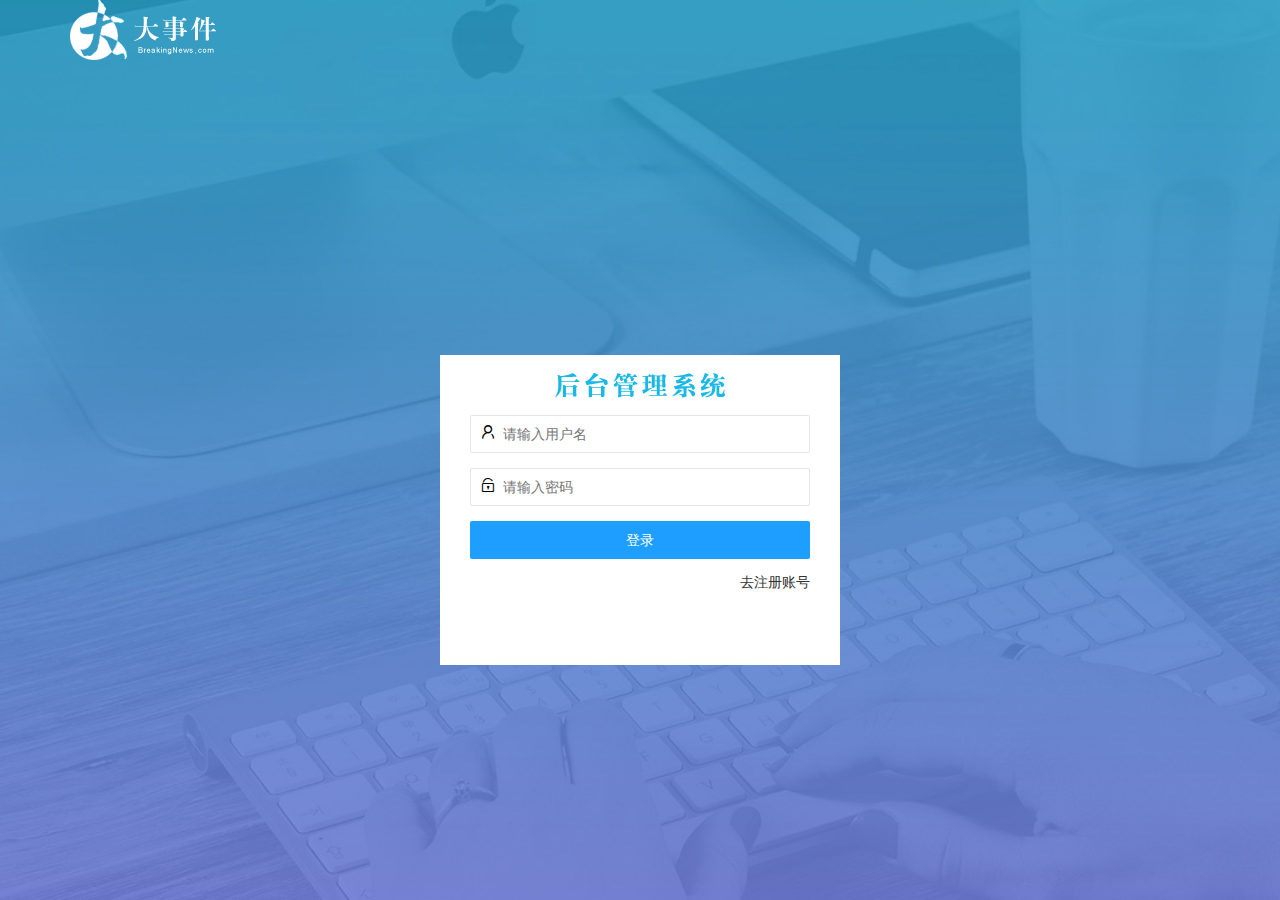
<file: login.html>
<!DOCTYPE html>
<html lang="en">
<head>
    <meta charset="UTF-8">
    <meta http-equiv="X-UA-Compatible" content="IE=edge">
    <meta name="viewport" content="width=device-width, initial-scale=1.0">
    <title>login</title>
    <link rel="stylesheet" href="/assets/lib/layui/css/layui.css">
    <link rel="stylesheet" href="/assets/css/login.css">
</head>
<body>
    <!-- 这是头部的logo区 -->
    <div class="layui-main">
        <img src="/assets/images/logo.png">
    </div>
    <!-- 登录注册 -->
    <div class="loginAndRegBox">
        <div class="title-box"></div>
        <!-- 登录的div -->
        <div class="login-box">
            <!-- 这点登录的表单 -->
            <form class="layui-form" id="form_login">
                <!-- 用户名 -->
                <div class="layui-form-item">
                    <i class="layui-icon layui-icon-username"></i>   
                    <input type="text" name="username" required  lay-verify="required" placeholder="请输入用户名" autocomplete="off" class="layui-input">
                </div>
                <!-- 密码 -->
                <div class="layui-form-item">
                    <i class="layui-icon layui-icon-password"></i>   
                    <input type="password" name="password" required  lay-verify="required|pwd" placeholder="请输入密码" autocomplete="off" class="layui-input">
                </div>
                <!-- 登录按钮 -->
                <div class="layui-form-item">
                    <button class="layui-btn layui-btn-fluid layui-btn-normal"" lay-submit >登录</button>
                </div>
                <div class="layui-form-item links">
                    <a href="javascript:;" id="link_reg">去注册账号</a> 
                </div>
            </form>
           
            
        </div>
        <!-- 注册的div -->
        <div class="reg-box">
            <!-- 注册表单 -->
            <form class="layui-form"  id="form_reg">
                <!-- 用户名 -->
                <div class="layui-form-item">
                    <i class="layui-icon layui-icon-username"></i>   
                    <input type="text" name="username" required  lay-verify="required" placeholder="请输入用户名" autocomplete="off" class="layui-input">
                </div>
                <!-- 密码 -->
                <div class="layui-form-item">
                    <i class="layui-icon layui-icon-password"></i>   
                    <input type="password" name="password" required  lay-verify="required|pwd" placeholder="请输入密码" autocomplete="off" class="layui-input">
                </div>
                <!-- 密码确认 -->
                <div class="layui-form-item">
                    <i class="layui-icon layui-icon-password"></i>   
                    <input type="password" name="repassword" required  lay-verify="require|pwd|repwd" placeholder="再次确认密码" autocomplete="off" class="layui-input">
                </div>
                <!-- 注册按钮 -->
                <div class="layui-form-item">
                    <button class="layui-btn layui-btn-fluid layui-btn-normal"" lay-submit >注册</button>
                </div>
                <div class="layui-form-item links">
                    <a href="javascript:;" id="link_login">去登录</a>
                </div>
            </form>
           
            
        </div>
    </div>


    <!-- 导入layui的js文件 -->
    <script src="/assets/lib/layui/layui.all.js"></script>
    <!-- 导入jquery -->
    <script src="/assets/lib/jquery.js"></script>
    <!-- 导入自己封装的baseAPI -->
    <script src="/assets/js/baseAPI.js"></script>
    <!-- 导入自己的js -->
    <script src="/assets/js/login.js"></script>
</body>
</html>
</file>
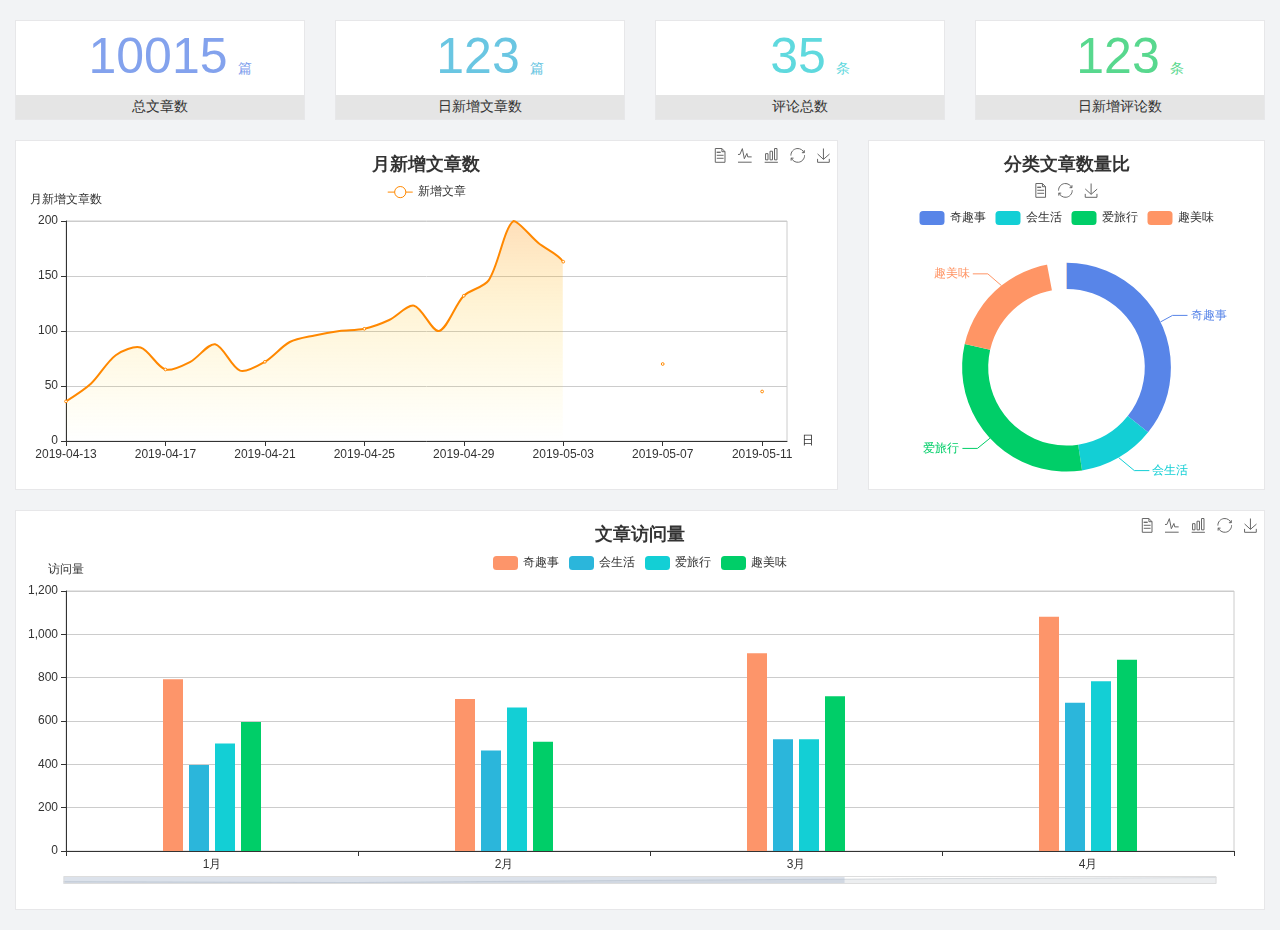
<file: home/dashboard.html>
<!DOCTYPE html>
<html lang="en">

<head>
  <meta charset="UTF-8">
  <meta name="viewport" content="width=device-width, initial-scale=1.0">
  <meta http-equiv="X-UA-Compatible" content="ie=edge">
  <title>图表统计</title>
  <link rel="stylesheet" href="../../assets/lib/bootstrap.css" />
  <link rel="stylesheet" href="../../assets/lib/main.css" />
  <script src="../../assets/lib/jquery.js"></script>
  <script type="text/javascript" src="../../assets/lib/echarts.min.js"></script>
</head>

<body>
  <div class="container-fluid">
    <div class="row spannel_list">
      <div class="col-sm-3 col-xs-6">
        <div class="spannel">
          <em>10015</em><span>篇</span>
          <b>总文章数</b>
        </div>
      </div>
      <div class="col-sm-3 col-xs-6">
        <div class="spannel scolor01">
          <em>123</em><span>篇</span>
          <b>日新增文章数</b>
        </div>
      </div>
      <div class="col-sm-3 col-xs-6">
        <div class="spannel scolor02">
          <em>35</em><span>条</span>
          <b>评论总数</b>
        </div>
      </div>
      <div class="col-sm-3 col-xs-6">
        <div class="spannel scolor03">
          <em>123</em><span>条</span>
          <b>日新增评论数</b>
        </div>
      </div>
    </div>
  </div>

  <div class="container-fluid">
    <div class="row curve-pie">
      <div class="col-lg-8 col-md-8">
        <div class="gragh_pannel" id="curve_show"></div>
      </div>
      <div class="col-lg-4 col-md-4">
        <div class="gragh_pannel" id="pie_show"></div>
      </div>
    </div>
  </div>

  <div class="container-fluid">
    <div class="column_pannel" id="column_show"></div>
  </div>

  <script>
    var oChart = echarts.init(document.getElementById('curve_show'));
    var aList_all = [
      { 'count': 36, 'date': '2019-04-13' },
      { 'count': 52, 'date': '2019-04-14' },
      { 'count': 78, 'date': '2019-04-15' },
      { 'count': 85, 'date': '2019-04-16' },
      { 'count': 65, 'date': '2019-04-17' },
      { 'count': 72, 'date': '2019-04-18' },
      { 'count': 88, 'date': '2019-04-19' },
      { 'count': 64, 'date': '2019-04-20' },
      { 'count': 72, 'date': '2019-04-21' },
      { 'count': 90, 'date': '2019-04-22' },
      { 'count': 96, 'date': '2019-04-23' },
      { 'count': 100, 'date': '2019-04-24' },
      { 'count': 102, 'date': '2019-04-25' },
      { 'count': 110, 'date': '2019-04-26' },
      { 'count': 123, 'date': '2019-04-27' },
      { 'count': 100, 'date': '2019-04-28' },
      { 'count': 132, 'date': '2019-04-29' },
      { 'count': 146, 'date': '2019-04-30' },
      { 'count': 200, 'date': '2019-05-01' },
      { 'count': 180, 'date': '2019-05-02' },
      { 'count': 163, 'date': '2019-05-03' },
      { 'count': 110, 'date': '2019-05-04' },
      { 'count': 80, 'date': '2019-05-05' },
      { 'count': 82, 'date': '2019-05-06' },
      { 'count': 70, 'date': '2019-05-07' },
      { 'count': 65, 'date': '2019-05-08' },
      { 'count': 54, 'date': '2019-05-09' },
      { 'count': 40, 'date': '2019-05-10' },
      { 'count': 45, 'date': '2019-05-11' },
      { 'count': 38, 'date': '2019-05-12' },
    ];

    let aCount = [];
    let aDate = [];

    for (var i = 0; i < aList_all.length; i++) {
      aCount.push(aList_all[i].count);
      aDate.push(aList_all[i].date);
    }

    var chartopt = {
      title: {
        text: '月新增文章数',
        left: 'center',
        top: '10'
      },
      tooltip: {
        trigger: 'axis'
      },
      legend: {
        data: ['新增文章'],
        top: '40'
      },
      toolbox: {
        show: true,
        feature: {
          mark: { show: true },
          dataView: { show: true, readOnly: false },
          magicType: { show: true, type: ['line', 'bar'] },
          restore: { show: true },
          saveAsImage: { show: true }
        }
      },
      calculable: true,
      xAxis: [
        {
          name: '日',
          type: 'category',
          boundaryGap: false,
          data: aDate
        }
      ],
      yAxis: [
        {
          name: '月新增文章数',
          type: 'value'
        }
      ],
      series: [
        {
          name: '新增文章',
          type: 'line',
          smooth: true,
          itemStyle: { normal: { areaStyle: { type: 'default' }, color: '#f80' }, lineStyle: { color: '#f80' } },
          data: aCount
        }],
      areaStyle: {
        normal: {
          color: new echarts.graphic.LinearGradient(0, 0, 0, 1, [{
            offset: 0,
            color: 'rgba(255,136,0,0.39)'
          }, {
            offset: .34,
            color: 'rgba(255,180,0,0.25)'
          }, {
            offset: 1,
            color: 'rgba(255,222,0,0.00)'
          }])

        }
      },
      grid: {
        show: true,
        x: 50,
        x2: 50,
        y: 80,
        height: 220
      }
    };

    oChart.setOption(chartopt);


    var oPie = echarts.init(document.getElementById('pie_show'));
    var oPieopt =
    {
      title: {
        top: 10,
        text: '分类文章数量比',
        x: 'center'
      },
      tooltip: {
        trigger: 'item',
        formatter: "{a} <br/>{b} : {c} ({d}%)"
      },
      color: ['#5885e8', '#13cfd5', '#00ce68', '#ff9565'],
      legend: {
        x: 'center',
        top: 65,
        data: ['奇趣事', '会生活', '爱旅行', '趣美味']
      },
      toolbox: {
        show: true,
        x: 'center',
        top: 35,
        feature: {
          mark: { show: true },
          dataView: { show: true, readOnly: false },
          magicType: {
            show: true,
            type: ['pie', 'funnel'],
            option: {
              funnel: {
                x: '25%',
                width: '50%',
                funnelAlign: 'left',
                max: 1548
              }
            }
          },
          restore: { show: true },
          saveAsImage: { show: true }
        }
      },
      calculable: true,
      series: [
        {
          name: '访问来源',
          type: 'pie',
          radius: ['45%', '60%'],
          center: ['50%', '65%'],
          data: [
            { value: 300, name: '奇趣事' },
            { value: 100, name: '会生活' },
            { value: 260, name: '爱旅行' },
            { value: 180, name: '趣美味' }
          ]
        }
      ]
    };
    oPie.setOption(oPieopt);



    var oColumn = this.echarts.init(document.getElementById('column_show'));
    var oColumnopt =
    {
      title: {
        text: '文章访问量',
        left: 'center',
        top: '10'
      },
      tooltip: {
        trigger: 'axis'
      },
      legend: {
        data: ['奇趣事', '会生活', '爱旅行', '趣美味'],
        top: '40'
      },
      toolbox: {
        show: true,
        feature: {
          mark: { show: true },
          dataView: { show: true, readOnly: false },
          magicType: { show: true, type: ['line', 'bar'] },
          restore: { show: true },
          saveAsImage: { show: true }
        }
      },
      calculable: true,
      xAxis: [
        {
          type: 'category',
          data: ['1月', '2月', '3月', '4月', '5月']
        }
      ],
      yAxis: [
        {
          name: '访问量',
          type: 'value'
        }
      ],
      series: [
        {
          name: '奇趣事',
          type: 'bar',
          barWidth: 20,
          itemStyle: {
            normal: { areaStyle: { type: 'default' }, color: '#fd956a' }
          },
          data: [800, 708, 920, 1090, 1200]
        },
        {
          name: '会生活',
          type: 'bar',
          barWidth: 20,
          itemStyle: {
            normal: { areaStyle: { type: 'default' }, color: '#2bb6db' }
          },
          data: [400, 468, 520, 690, 800]
        },
        {
          name: '爱旅行',
          type: 'bar',
          barWidth: 20,
          itemStyle: {
            normal: { areaStyle: { type: 'default' }, color: '#13cfd5' }
          },
          data: [500, 668, 520, 790, 900]
        },
        {
          name: '趣美味',
          type: 'bar',
          barWidth: 20,
          itemStyle: {
            normal: { areaStyle: { type: 'default' }, color: '#00ce68' }
          },
          data: [600, 508, 720, 890, 1000]
        }
      ],
      grid: {
        show: true,
        x: 50,
        x2: 30,
        y: 80,
        height: 260
      },
      dataZoom: [//给x轴设置滚动条
        {
          start: 0,//默认为0
          end: 100 - 1000 / 31,//默认为100
          type: 'slider',
          show: true,
          xAxisIndex: [0],
          handleSize: 0,//滑动条的 左右2个滑动条的大小
          height: 8,//组件高度
          left: 45, //左边的距离
          right: 50,//右边的距离
          bottom: 26,//右边的距离
          handleColor: '#ddd',//h滑动图标的颜色
          handleStyle: {
            borderColor: "#cacaca",
            borderWidth: "1",
            shadowBlur: 2,
            background: "#ddd",
            shadowColor: "#ddd",
          }
        }]
    };
    oColumn.setOption(oColumnopt);
  </script>
</body>

</html>
</file>
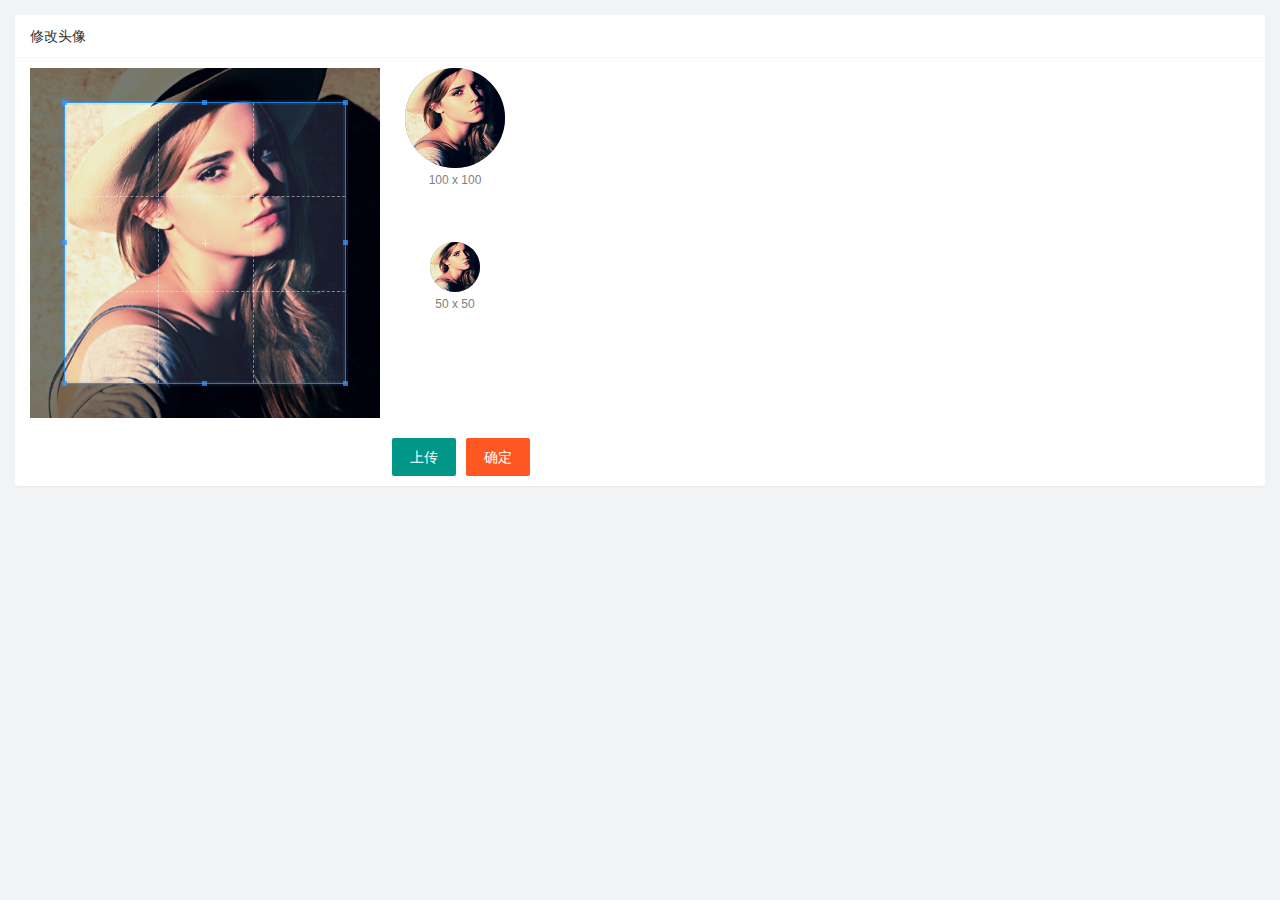
<file: user/user_avatar.html>
<!DOCTYPE html>
<html lang="en">
<head>
    <meta charset="UTF-8">
    <meta http-equiv="X-UA-Compatible" content="IE=edge">
    <meta name="viewport" content="width=device-width, initial-scale=1.0">
    <title>更换头像</title>
    <!-- 导入layui样式 -->
    <link rel="stylesheet" href="/assets/lib/layui/css/layui.css"></lin>
     <!-- 导入cropper -->
     <link rel="stylesheet" href="/assets/lib/cropper/cropper.css" />
    <!-- 导入自己的css样式 -->
    <link rel="stylesheet" href="/assets/css/user/user_avatar.css">
</head>
<body>
    <div class="layui-card">
        <div class="layui-card-header">修改头像</div>
        <div class="layui-card-body">
          <!-- 第一行的图片裁剪和预览区域 -->
  <div class="row1">
    <!-- 图片裁剪区域 -->
    <div class="cropper-box">
      <!-- 这个 img 标签很重要，将来会把它初始化为裁剪区域 -->
      <img id="image" src="/assets/images/sample.jpg" />
    </div>
    <!-- 图片的预览区域 -->
    <div class="preview-box">
      <div>
        <!-- 宽高为 100px 的预览区域 -->
        <div class="img-preview w100"></div>
        <p class="size">100 x 100</p>
      </div>
      <div>
        <!-- 宽高为 50px 的预览区域 -->
        <div class="img-preview w50"></div>
        <p class="size">50 x 50</p>
      </div>
    </div>
  </div>

  <!-- 第二行的按钮区域 -->
  <div class="row2">
    <input type="file" id="file" accept="image/png,image/jpeg">
    <button type="button" class="layui-btn" id="btnChooseImage">上传</button>
    <button type="button" class="layui-btn layui-btn-danger" id="btnUpload">确定</button>
  </div>
        </div>
      </div>
      <script src="/assets/lib/layui/layui.all.js"></script>
      <script src="/assets/lib/jquery.js"></script>
      <script src="/assets/lib/cropper/Cropper.js"></script>
      <script src="/assets/lib/cropper/jquery-cropper.js"></script>
      <script src="/assets/js/baseAPI.js"></script>
      <!-- 导入自己的js -->
      <script src="/assets/js/user/user_avatar.js"></script>
</body>
</html>
</file>
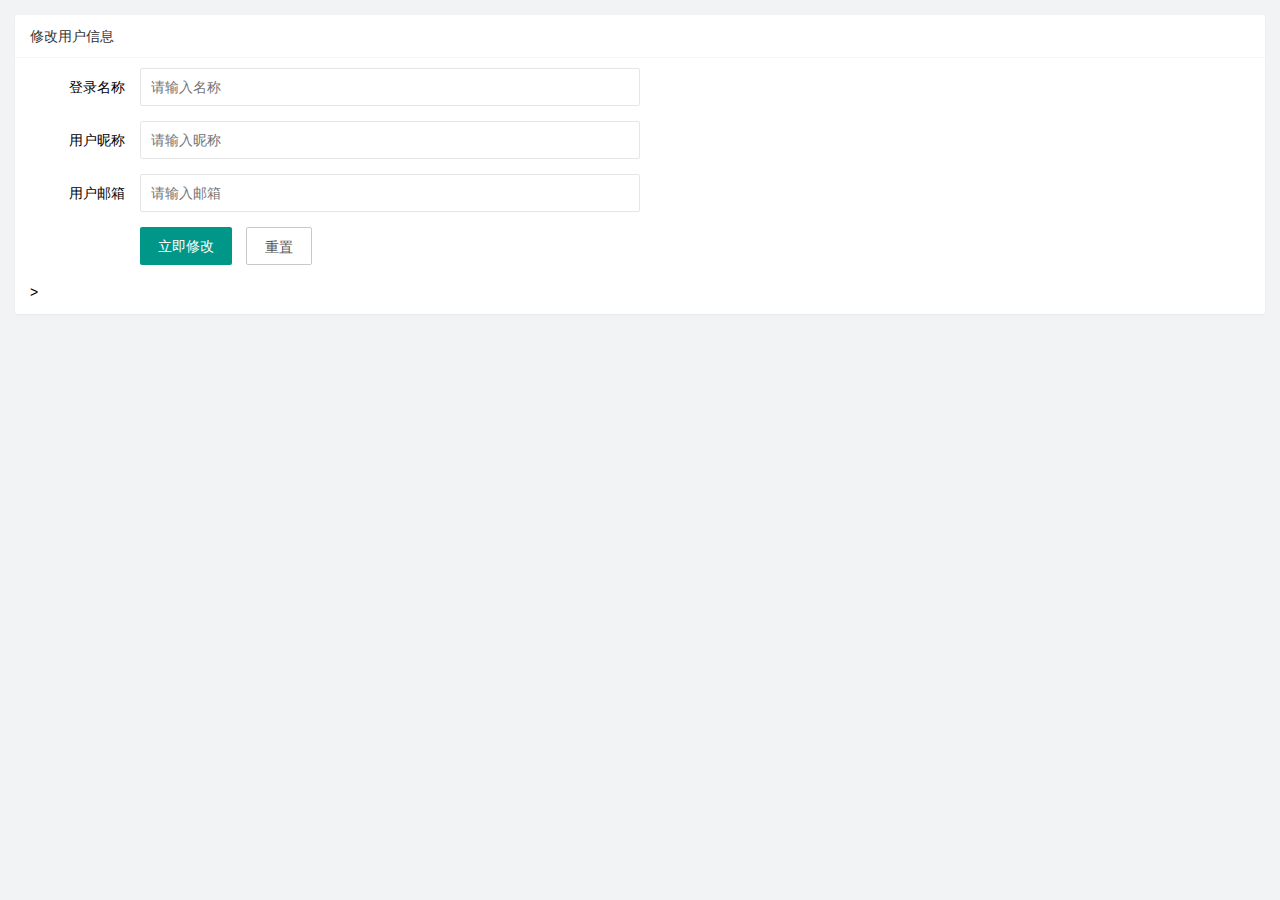
<file: user/user_info.html>
<!DOCTYPE html>
<html lang="en">
<head>
    <meta charset="UTF-8">
    <meta http-equiv="X-UA-Compatible" content="IE=edge">
    <meta name="viewport" content="width=device-width, initial-scale=1.0">
    <title>个人信息</title>
    <!-- 导入layui样式 -->
    <link rel="stylesheet" href="/assets/lib/layui/css/layui.css">
    <!-- 导入自己的的css -->
    <link rel="stylesheet" href="/assets/css/user/user_info.css">
</head>
<body>
    <!-- 卡片区 -->
    <div class="layui-card">
        <div class="layui-card-header">修改用户信息</div>
        <div class="layui-card-body">
            <form class="layui-form" lay-filter="formUserInfo">
                <!-- 这是隐藏域 -->
                <input type="hidden" name="id" value="">
                <div class="layui-form-item">
                  <label class="layui-form-label">登录名称</label>
                  <div class="layui-input-block">
                    <input type="text" name="username" required  lay-verify="required" placeholder="请输入名称" autocomplete="off" class="layui-input" readonly>
                  </div>
                </div>
                <div class="layui-form-item">
                    <label class="layui-form-label">用户昵称</label>
                    <div class="layui-input-block">
                      <input type="text" name="nickname" required  lay-verify="required nickname" placeholder="请输入昵称" autocomplete="off" class="layui-input">
                    </div>
                  </div>
                  <div class="layui-form-item">
                    <label class="layui-form-label">用户邮箱</label>
                    <div class="layui-input-block">
                      <input type="text" name="email" required  lay-verify="required|email" placeholder="请输入邮箱" autocomplete="off" class="layui-input">
                    </div>
                  </div>
                  <div class="layui-form-item">
                    <div class="layui-input-block">
                      <button class="layui-btn" lay-submit lay-filter="formDemo">立即修改</button>
                      <button type="reset" class="layui-btn layui-btn-primary"  id="btnReset">重置</button>
                    </div>
                  </div>
            </form>>    
        </div>
      </div>
      <!-- 导入layui的js -->
      <script src="/assets/lib/layui/layui.all.js"></script>
      <!-- 导入jQuery -->
      <script src="/assets/lib/jquery.js"></script>
      <!-- 导入baseAPI -->
      <script src="/assets/js/baseAPI.js"></script>
      <!-- 导入自己的js -->
      <script src="/assets/js/user/user_info.js"></script>
</body>
</html>
</file>
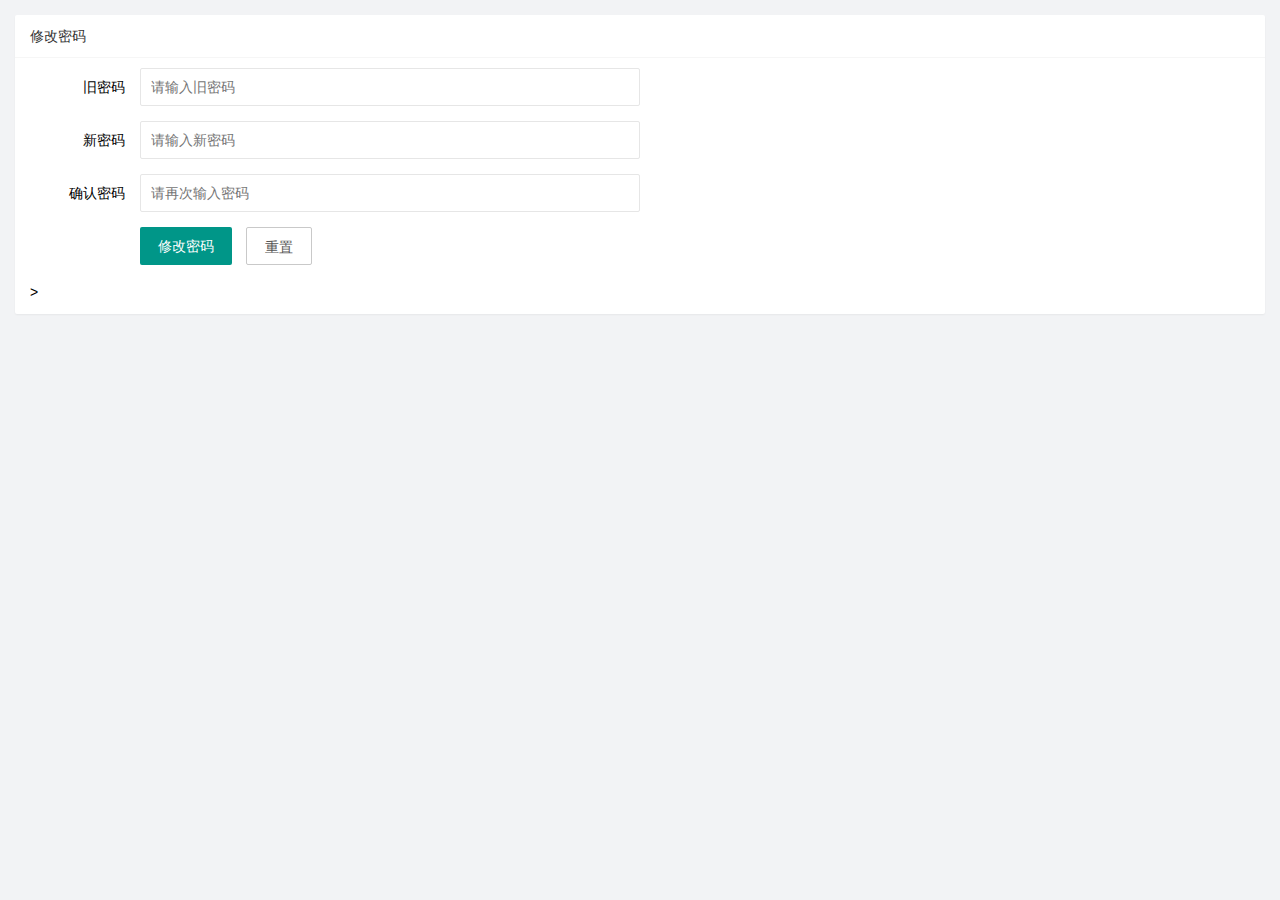
<file: user/user_pwd.html>
<!DOCTYPE html>
<html lang="en">
<head>
    <meta charset="UTF-8">
    <meta http-equiv="X-UA-Compatible" content="IE=edge">
    <meta name="viewport" content="width=device-width, initial-scale=1.0">
    <title>修改密码</title>
    <!-- 导入layui -->
    <link rel="stylesheet" href="/assets/lib/layui/css/layui.css">
    <!-- 导入自己的css -->
    <link rel="stylesheet" href="/assets/css/user/user_pwd.css">
</head>
<body>
    <div class="layui-card">
        <div class="layui-card-header">修改密码</div>
        <div class="layui-card-body">
            <form class="layui-form" id="form_rePwd">
                <div class="layui-form-item">
                  <label class="layui-form-label">旧密码</label>
                  <div class="layui-input-block">
                    <input type="password" name="oldPwd" required  lay-verify="required|pwd" placeholder="请输入旧密码" autocomplete="off" class="layui-input">
                  </div>
                </div>
                <div class="layui-form-item">
                    <label class="layui-form-label">新密码</label>
                    <div class="layui-input-block">
                      <input type="password" name="newPwd" required  lay-verify="required|pwd|samePwd" placeholder="请输入新密码" autocomplete="off" class="layui-input">
                    </div>
                  </div>
                  <div class="layui-form-item">
                    <label class="layui-form-label">确认密码</label>
                    <div class="layui-input-block">
                      <input type="password" name="rePwd" required  lay-verify="required|pwd|rePwd" placeholder="请再次输入密码" autocomplete="off" class="layui-input">
                    </div>
                  </div>
                  <div class="layui-form-item">
                    <div class="layui-input-block">
                      <button class="layui-btn" lay-submit lay-filter="formDemo" id="btn_rePwd">修改密码</button>
                      <button type="reset" class="layui-btn layui-btn-primary">重置</button>
                    </div>
                  </div>
            </form>>
        </div>
      </div>
      <!-- 导入 layui 的JS文件 -->
    <script src="/assets/lib/layui/layui.all.js"></script>
    <!-- 导入jQuery -->
    <script src="/assets/lib/jquery.js"></script>
    <!-- 导入baseAPI -->
    <script src="/assets/js/baseAPI.js"></script>
    <!-- 导入自己的js -->
    <script src="/assets/js/user/user_pwd.js"></script>
      
</body>
</html>
</file>
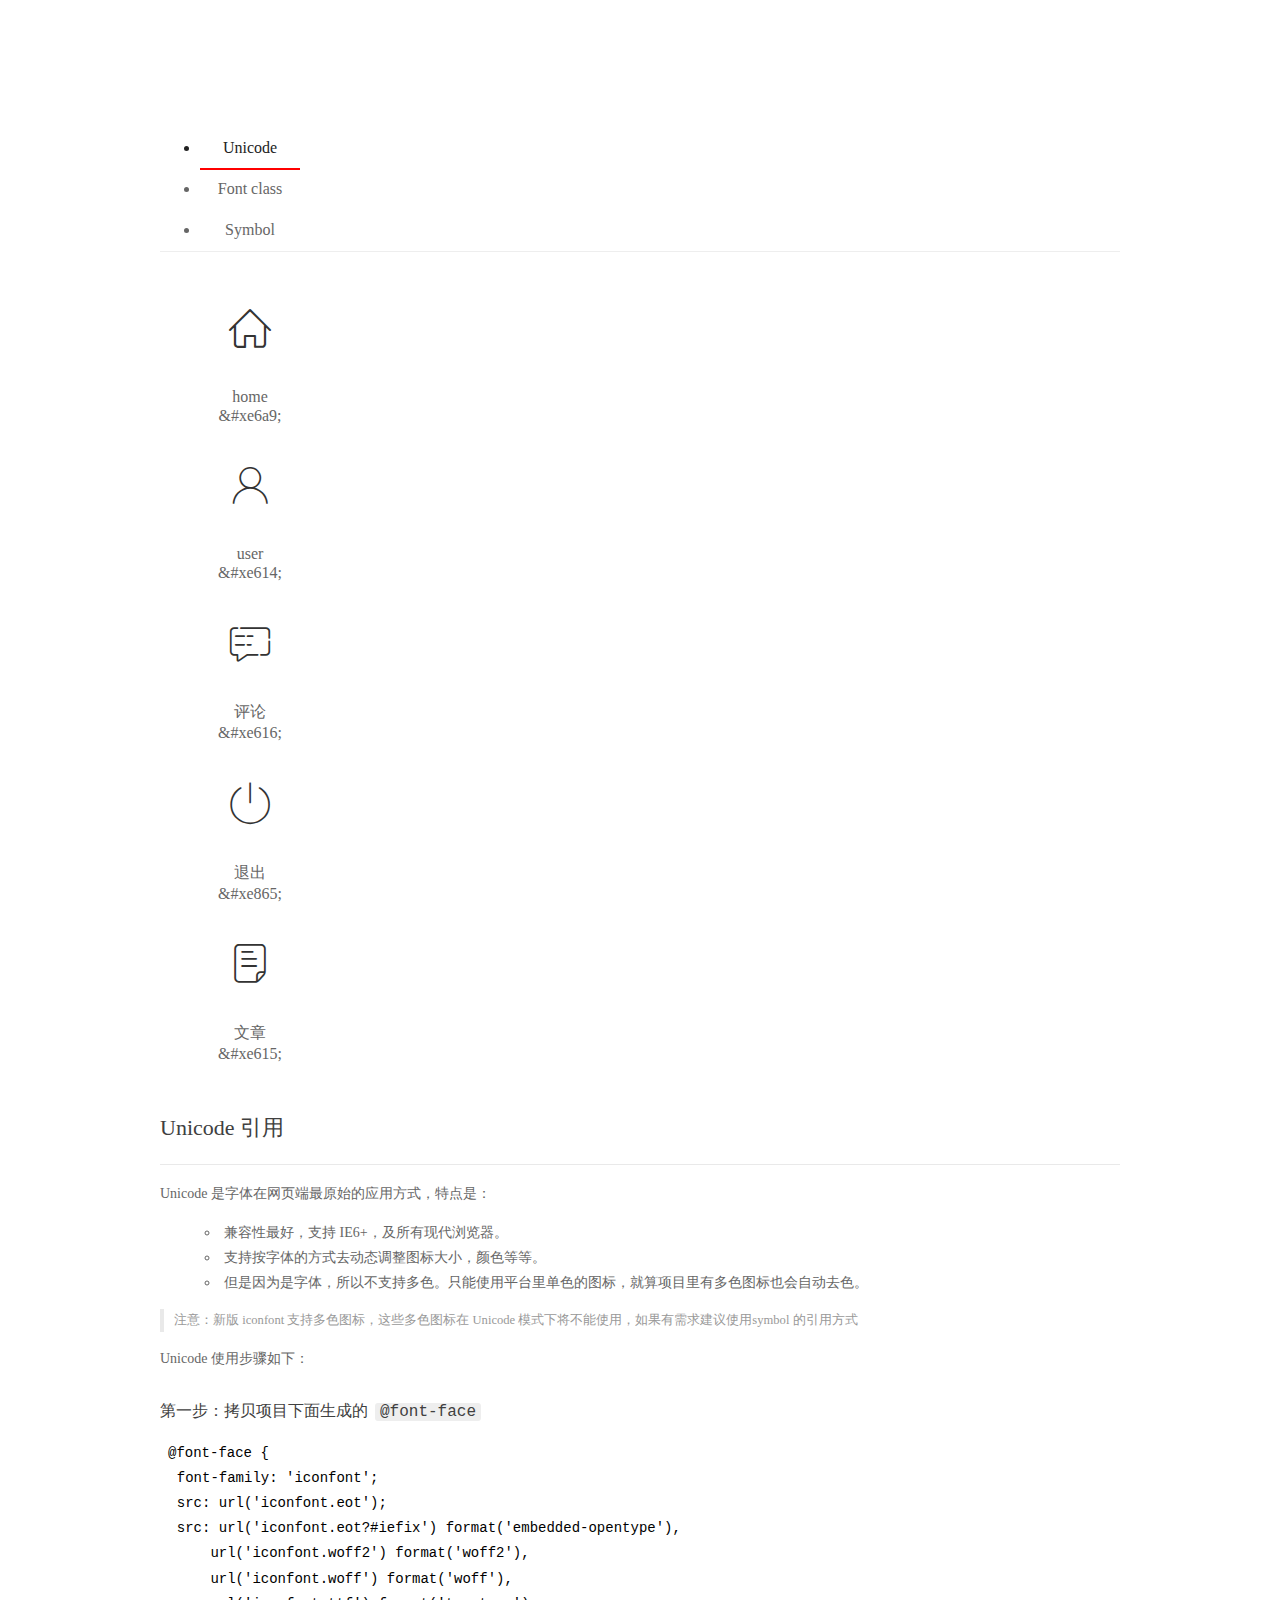
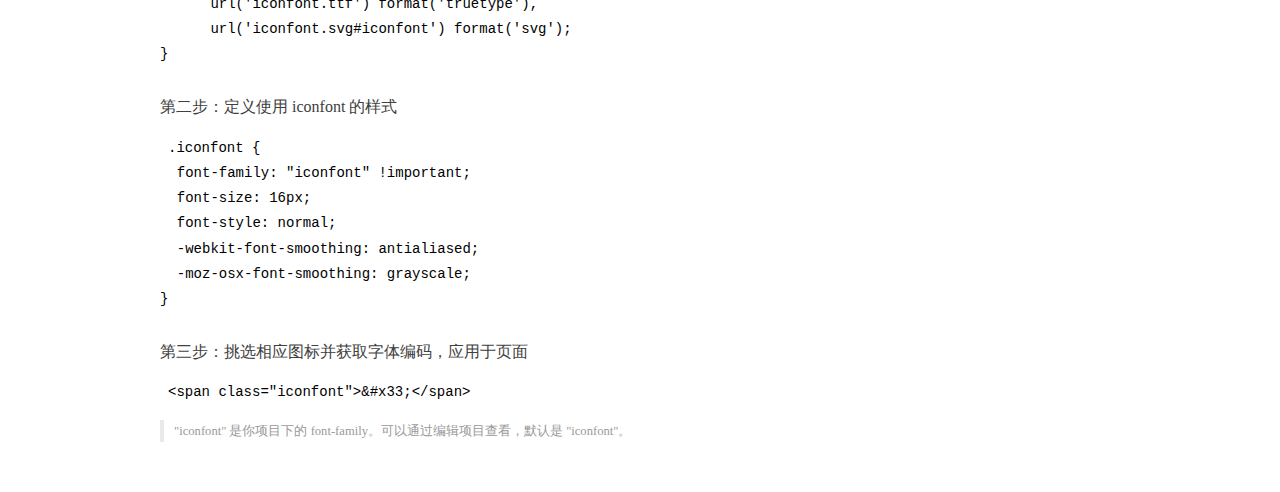
<file: assets/fonts/demo_index.html>
<!DOCTYPE html>
<html>
<head>
  <meta charset="utf-8"/>
  <title>IconFont Demo</title>
  <link rel="shortcut icon" href="https://gtms04.alicdn.com/tps/i4/TB1_oz6GVXXXXaFXpXXJDFnIXXX-64-64.ico" type="image/x-icon"/>
  <link rel="stylesheet" href="https://g.alicdn.com/thx/cube/1.3.2/cube.min.css">
  <link rel="stylesheet" href="demo.css">
  <link rel="stylesheet" href="iconfont.css">
  <script src="iconfont.js"></script>
  <!-- jQuery -->
  <script src="https://a1.alicdn.com/oss/uploads/2018/12/26/7bfddb60-08e8-11e9-9b04-53e73bb6408b.js"></script>
  <!-- 代码高亮 -->
  <script src="https://a1.alicdn.com/oss/uploads/2018/12/26/a3f714d0-08e6-11e9-8a15-ebf944d7534c.js"></script>
</head>
<body>
  <div class="main">
    <h1 class="logo"><a href="https://www.iconfont.cn/" title="iconfont 首页" target="_blank">&#xe86b;</a></h1>
    <div class="nav-tabs">
      <ul id="tabs" class="dib-box">
        <li class="dib active"><span>Unicode</span></li>
        <li class="dib"><span>Font class</span></li>
        <li class="dib"><span>Symbol</span></li>
      </ul>
      
    </div>
    <div class="tab-container">
      <div class="content unicode" style="display: block;">
          <ul class="icon_lists dib-box">
          
            <li class="dib">
              <span class="icon iconfont">&#xe6a9;</span>
                <div class="name">home</div>
                <div class="code-name">&amp;#xe6a9;</div>
              </li>
          
            <li class="dib">
              <span class="icon iconfont">&#xe614;</span>
                <div class="name">user</div>
                <div class="code-name">&amp;#xe614;</div>
              </li>
          
            <li class="dib">
              <span class="icon iconfont">&#xe616;</span>
                <div class="name">评论</div>
                <div class="code-name">&amp;#xe616;</div>
              </li>
          
            <li class="dib">
              <span class="icon iconfont">&#xe865;</span>
                <div class="name">退出</div>
                <div class="code-name">&amp;#xe865;</div>
              </li>
          
            <li class="dib">
              <span class="icon iconfont">&#xe615;</span>
                <div class="name">文章</div>
                <div class="code-name">&amp;#xe615;</div>
              </li>
          
          </ul>
          <div class="article markdown">
          <h2 id="unicode-">Unicode 引用</h2>
          <hr>

          <p>Unicode 是字体在网页端最原始的应用方式，特点是：</p>
          <ul>
            <li>兼容性最好，支持 IE6+，及所有现代浏览器。</li>
            <li>支持按字体的方式去动态调整图标大小，颜色等等。</li>
            <li>但是因为是字体，所以不支持多色。只能使用平台里单色的图标，就算项目里有多色图标也会自动去色。</li>
          </ul>
          <blockquote>
            <p>注意：新版 iconfont 支持多色图标，这些多色图标在 Unicode 模式下将不能使用，如果有需求建议使用symbol 的引用方式</p>
          </blockquote>
          <p>Unicode 使用步骤如下：</p>
          <h3 id="-font-face">第一步：拷贝项目下面生成的 <code>@font-face</code></h3>
<pre><code class="language-css"
>@font-face {
  font-family: 'iconfont';
  src: url('iconfont.eot');
  src: url('iconfont.eot?#iefix') format('embedded-opentype'),
      url('iconfont.woff2') format('woff2'),
      url('iconfont.woff') format('woff'),
      url('iconfont.ttf') format('truetype'),
      url('iconfont.svg#iconfont') format('svg');
}
</code></pre>
          <h3 id="-iconfont-">第二步：定义使用 iconfont 的样式</h3>
<pre><code class="language-css"
>.iconfont {
  font-family: "iconfont" !important;
  font-size: 16px;
  font-style: normal;
  -webkit-font-smoothing: antialiased;
  -moz-osx-font-smoothing: grayscale;
}
</code></pre>
          <h3 id="-">第三步：挑选相应图标并获取字体编码，应用于页面</h3>
<pre>
<code class="language-html"
>&lt;span class="iconfont"&gt;&amp;#x33;&lt;/span&gt;
</code></pre>
          <blockquote>
            <p>"iconfont" 是你项目下的 font-family。可以通过编辑项目查看，默认是 "iconfont"。</p>
          </blockquote>
          </div>
      </div>
      <div class="content font-class">
        <ul class="icon_lists dib-box">
          
          <li class="dib">
            <span class="icon iconfont icon-home"></span>
            <div class="name">
              home
            </div>
            <div class="code-name">.icon-home
            </div>
          </li>
          
          <li class="dib">
            <span class="icon iconfont icon-user"></span>
            <div class="name">
              user
            </div>
            <div class="code-name">.icon-user
            </div>
          </li>
          
          <li class="dib">
            <span class="icon iconfont icon-pinglun"></span>
            <div class="name">
              评论
            </div>
            <div class="code-name">.icon-pinglun
            </div>
          </li>
          
          <li class="dib">
            <span class="icon iconfont icon-tuichu"></span>
            <div class="name">
              退出
            </div>
            <div class="code-name">.icon-tuichu
            </div>
          </li>
          
          <li class="dib">
            <span class="icon iconfont icon-16"></span>
            <div class="name">
              文章
            </div>
            <div class="code-name">.icon-16
            </div>
          </li>
          
        </ul>
        <div class="article markdown">
        <h2 id="font-class-">font-class 引用</h2>
        <hr>

        <p>font-class 是 Unicode 使用方式的一种变种，主要是解决 Unicode 书写不直观，语意不明确的问题。</p>
        <p>与 Unicode 使用方式相比，具有如下特点：</p>
        <ul>
          <li>兼容性良好，支持 IE8+，及所有现代浏览器。</li>
          <li>相比于 Unicode 语意明确，书写更直观。可以很容易分辨这个 icon 是什么。</li>
          <li>因为使用 class 来定义图标，所以当要替换图标时，只需要修改 class 里面的 Unicode 引用。</li>
          <li>不过因为本质上还是使用的字体，所以多色图标还是不支持的。</li>
        </ul>
        <p>使用步骤如下：</p>
        <h3 id="-fontclass-">第一步：引入项目下面生成的 fontclass 代码：</h3>
<pre><code class="language-html">&lt;link rel="stylesheet" href="./iconfont.css"&gt;
</code></pre>
        <h3 id="-">第二步：挑选相应图标并获取类名，应用于页面：</h3>
<pre><code class="language-html">&lt;span class="iconfont icon-xxx"&gt;&lt;/span&gt;
</code></pre>
        <blockquote>
          <p>"
            iconfont" 是你项目下的 font-family。可以通过编辑项目查看，默认是 "iconfont"。</p>
        </blockquote>
      </div>
      </div>
      <div class="content symbol">
          <ul class="icon_lists dib-box">
          
            <li class="dib">
                <svg class="icon svg-icon" aria-hidden="true">
                  <use xlink:href="#icon-home"></use>
                </svg>
                <div class="name">home</div>
                <div class="code-name">#icon-home</div>
            </li>
          
            <li class="dib">
                <svg class="icon svg-icon" aria-hidden="true">
                  <use xlink:href="#icon-user"></use>
                </svg>
                <div class="name">user</div>
                <div class="code-name">#icon-user</div>
            </li>
          
            <li class="dib">
                <svg class="icon svg-icon" aria-hidden="true">
                  <use xlink:href="#icon-pinglun"></use>
                </svg>
                <div class="name">评论</div>
                <div class="code-name">#icon-pinglun</div>
            </li>
          
            <li class="dib">
                <svg class="icon svg-icon" aria-hidden="true">
                  <use xlink:href="#icon-tuichu"></use>
                </svg>
                <div class="name">退出</div>
                <div class="code-name">#icon-tuichu</div>
            </li>
          
            <li class="dib">
                <svg class="icon svg-icon" aria-hidden="true">
                  <use xlink:href="#icon-16"></use>
                </svg>
                <div class="name">文章</div>
                <div class="code-name">#icon-16</div>
            </li>
          
          </ul>
          <div class="article markdown">
          <h2 id="symbol-">Symbol 引用</h2>
          <hr>

          <p>这是一种全新的使用方式，应该说这才是未来的主流，也是平台目前推荐的用法。相关介绍可以参考这篇<a href="">文章</a>
            这种用法其实是做了一个 SVG 的集合，与另外两种相比具有如下特点：</p>
          <ul>
            <li>支持多色图标了，不再受单色限制。</li>
            <li>通过一些技巧，支持像字体那样，通过 <code>font-size</code>, <code>color</code> 来调整样式。</li>
            <li>兼容性较差，支持 IE9+，及现代浏览器。</li>
            <li>浏览器渲染 SVG 的性能一般，还不如 png。</li>
          </ul>
          <p>使用步骤如下：</p>
          <h3 id="-symbol-">第一步：引入项目下面生成的 symbol 代码：</h3>
<pre><code class="language-html">&lt;script src="./iconfont.js"&gt;&lt;/script&gt;
</code></pre>
          <h3 id="-css-">第二步：加入通用 CSS 代码（引入一次就行）：</h3>
<pre><code class="language-html">&lt;style&gt;
.icon {
  width: 1em;
  height: 1em;
  vertical-align: -0.15em;
  fill: currentColor;
  overflow: hidden;
}
&lt;/style&gt;
</code></pre>
          <h3 id="-">第三步：挑选相应图标并获取类名，应用于页面：</h3>
<pre><code class="language-html">&lt;svg class="icon" aria-hidden="true"&gt;
  &lt;use xlink:href="#icon-xxx"&gt;&lt;/use&gt;
&lt;/svg&gt;
</code></pre>
          </div>
      </div>

    </div>
  </div>
  <script>
  $(document).ready(function () {
      $('.tab-container .content:first').show()

      $('#tabs li').click(function (e) {
        var tabContent = $('.tab-container .content')
        var index = $(this).index()

        if ($(this).hasClass('active')) {
          return
        } else {
          $('#tabs li').removeClass('active')
          $(this).addClass('active')

          tabContent.hide().eq(index).fadeIn()
        }
      })
    })
  </script>
</body>
</html>
</file>
<file: assets/lib/layui/css/layui.css>
/** layui-v2.5.5 MIT License By https://www.layui.com */
 .layui-inline,img{display:inline-block;vertical-align:middle}h1,h2,h3,h4,h5,h6{font-weight:400}.layui-edge,.layui-header,.layui-inline,.layui-main{position:relative}.layui-body,.layui-edge,.layui-elip{overflow:hidden}.layui-btn,.layui-edge,.layui-inline,img{vertical-align:middle}.layui-btn,.layui-disabled,.layui-icon,.layui-unselect{-moz-user-select:none;-webkit-user-select:none;-ms-user-select:none}.layui-elip,.layui-form-checkbox span,.layui-form-pane .layui-form-label{text-overflow:ellipsis;white-space:nowrap}.layui-breadcrumb,.layui-tree-btnGroup{visibility:hidden}blockquote,body,button,dd,div,dl,dt,form,h1,h2,h3,h4,h5,h6,input,li,ol,p,pre,td,textarea,th,ul{margin:0;padding:0;-webkit-tap-highlight-color:rgba(0,0,0,0)}a:active,a:hover{outline:0}img{border:none}li{list-style:none}table{border-collapse:collapse;border-spacing:0}h4,h5,h6{font-size:100%}button,input,optgroup,option,select,textarea{font-family:inherit;font-size:inherit;font-style:inherit;font-weight:inherit;outline:0}pre{white-space:pre-wrap;white-space:-moz-pre-wrap;white-space:-pre-wrap;white-space:-o-pre-wrap;word-wrap:break-word}body{line-height:24px;font:14px Helvetica Neue,Helvetica,PingFang SC,Tahoma,Arial,sans-serif}hr{height:1px;margin:10px 0;border:0;clear:both}a{color:#333;text-decoration:none}a:hover{color:#777}a cite{font-style:normal;*cursor:pointer}.layui-border-box,.layui-border-box *{box-sizing:border-box}.layui-box,.layui-box *{box-sizing:content-box}.layui-clear{clear:both;*zoom:1}.layui-clear:after{content:'\20';clear:both;*zoom:1;display:block;height:0}.layui-inline{*display:inline;*zoom:1}.layui-edge{display:inline-block;width:0;height:0;border-width:6px;border-style:dashed;border-color:transparent}.layui-edge-top{top:-4px;border-bottom-color:#999;border-bottom-style:solid}.layui-edge-right{border-left-color:#999;border-left-style:solid}.layui-edge-bottom{top:2px;border-top-color:#999;border-top-style:solid}.layui-edge-left{border-right-color:#999;border-right-style:solid}.layui-disabled,.layui-disabled:hover{color:#d2d2d2!important;cursor:not-allowed!important}.layui-circle{border-radius:100%}.layui-show{display:block!important}.layui-hide{display:none!important}@font-face{font-family:layui-icon;src:url(../font/iconfont.eot?v=250);src:url(../font/iconfont.eot?v=250#iefix) format('embedded-opentype'),url(../font/iconfont.woff2?v=250) format('woff2'),url(../font/iconfont.woff?v=250) format('woff'),url(../font/iconfont.ttf?v=250) format('truetype'),url(../font/iconfont.svg?v=250#layui-icon) format('svg')}.layui-icon{font-family:layui-icon!important;font-size:16px;font-style:normal;-webkit-font-smoothing:antialiased;-moz-osx-font-smoothing:grayscale}.layui-icon-reply-fill:before{content:"\e611"}.layui-icon-set-fill:before{content:"\e614"}.layui-icon-menu-fill:before{content:"\e60f"}.layui-icon-search:before{content:"\e615"}.layui-icon-share:before{content:"\e641"}.layui-icon-set-sm:before{content:"\e620"}.layui-icon-engine:before{content:"\e628"}.layui-icon-close:before{content:"\1006"}.layui-icon-close-fill:before{content:"\1007"}.layui-icon-chart-screen:before{content:"\e629"}.layui-icon-star:before{content:"\e600"}.layui-icon-circle-dot:before{content:"\e617"}.layui-icon-chat:before{content:"\e606"}.layui-icon-release:before{content:"\e609"}.layui-icon-list:before{content:"\e60a"}.layui-icon-chart:before{content:"\e62c"}.layui-icon-ok-circle:before{content:"\1005"}.layui-icon-layim-theme:before{content:"\e61b"}.layui-icon-table:before{content:"\e62d"}.layui-icon-right:before{content:"\e602"}.layui-icon-left:before{content:"\e603"}.layui-icon-cart-simple:before{content:"\e698"}.layui-icon-face-cry:before{content:"\e69c"}.layui-icon-face-smile:before{content:"\e6af"}.layui-icon-survey:before{content:"\e6b2"}.layui-icon-tree:before{content:"\e62e"}.layui-icon-upload-circle:before{content:"\e62f"}.layui-icon-add-circle:before{content:"\e61f"}.layui-icon-download-circle:before{content:"\e601"}.layui-icon-templeate-1:before{content:"\e630"}.layui-icon-util:before{content:"\e631"}.layui-icon-face-surprised:before{content:"\e664"}.layui-icon-edit:before{content:"\e642"}.layui-icon-speaker:before{content:"\e645"}.layui-icon-down:before{content:"\e61a"}.layui-icon-file:before{content:"\e621"}.layui-icon-layouts:before{content:"\e632"}.layui-icon-rate-half:before{content:"\e6c9"}.layui-icon-add-circle-fine:before{content:"\e608"}.layui-icon-prev-circle:before{content:"\e633"}.layui-icon-read:before{content:"\e705"}.layui-icon-404:before{content:"\e61c"}.layui-icon-carousel:before{content:"\e634"}.layui-icon-help:before{content:"\e607"}.layui-icon-code-circle:before{content:"\e635"}.layui-icon-water:before{content:"\e636"}.layui-icon-username:before{content:"\e66f"}.layui-icon-find-fill:before{content:"\e670"}.layui-icon-about:before{content:"\e60b"}.layui-icon-location:before{content:"\e715"}.layui-icon-up:before{content:"\e619"}.layui-icon-pause:before{content:"\e651"}.layui-icon-date:before{content:"\e637"}.layui-icon-layim-uploadfile:before{content:"\e61d"}.layui-icon-delete:before{content:"\e640"}.layui-icon-play:before{content:"\e652"}.layui-icon-top:before{content:"\e604"}.layui-icon-friends:before{content:"\e612"}.layui-icon-refresh-3:before{content:"\e9aa"}.layui-icon-ok:before{content:"\e605"}.layui-icon-layer:before{content:"\e638"}.layui-icon-face-smile-fine:before{content:"\e60c"}.layui-icon-dollar:before{content:"\e659"}.layui-icon-group:before{content:"\e613"}.layui-icon-layim-download:before{content:"\e61e"}.layui-icon-picture-fine:before{content:"\e60d"}.layui-icon-link:before{content:"\e64c"}.layui-icon-diamond:before{content:"\e735"}.layui-icon-log:before{content:"\e60e"}.layui-icon-rate-solid:before{content:"\e67a"}.layui-icon-fonts-del:before{content:"\e64f"}.layui-icon-unlink:before{content:"\e64d"}.layui-icon-fonts-clear:before{content:"\e639"}.layui-icon-triangle-r:before{content:"\e623"}.layui-icon-circle:before{content:"\e63f"}.layui-icon-radio:before{content:"\e643"}.layui-icon-align-center:before{content:"\e647"}.layui-icon-align-right:before{content:"\e648"}.layui-icon-align-left:before{content:"\e649"}.layui-icon-loading-1:before{content:"\e63e"}.layui-icon-return:before{content:"\e65c"}.layui-icon-fonts-strong:before{content:"\e62b"}.layui-icon-upload:before{content:"\e67c"}.layui-icon-dialogue:before{content:"\e63a"}.layui-icon-video:before{content:"\e6ed"}.layui-icon-headset:before{content:"\e6fc"}.layui-icon-cellphone-fine:before{content:"\e63b"}.layui-icon-add-1:before{content:"\e654"}.layui-icon-face-smile-b:before{content:"\e650"}.layui-icon-fonts-html:before{content:"\e64b"}.layui-icon-form:before{content:"\e63c"}.layui-icon-cart:before{content:"\e657"}.layui-icon-camera-fill:before{content:"\e65d"}.layui-icon-tabs:before{content:"\e62a"}.layui-icon-fonts-code:before{content:"\e64e"}.layui-icon-fire:before{content:"\e756"}.layui-icon-set:before{content:"\e716"}.layui-icon-fonts-u:before{content:"\e646"}.layui-icon-triangle-d:before{content:"\e625"}.layui-icon-tips:before{content:"\e702"}.layui-icon-picture:before{content:"\e64a"}.layui-icon-more-vertical:before{content:"\e671"}.layui-icon-flag:before{content:"\e66c"}.layui-icon-loading:before{content:"\e63d"}.layui-icon-fonts-i:before{content:"\e644"}.layui-icon-refresh-1:before{content:"\e666"}.layui-icon-rmb:before{content:"\e65e"}.layui-icon-home:before{content:"\e68e"}.layui-icon-user:before{content:"\e770"}.layui-icon-notice:before{content:"\e667"}.layui-icon-login-weibo:before{content:"\e675"}.layui-icon-voice:before{content:"\e688"}.layui-icon-upload-drag:before{content:"\e681"}.layui-icon-login-qq:before{content:"\e676"}.layui-icon-snowflake:before{content:"\e6b1"}.layui-icon-file-b:before{content:"\e655"}.layui-icon-template:before{content:"\e663"}.layui-icon-auz:before{content:"\e672"}.layui-icon-console:before{content:"\e665"}.layui-icon-app:before{content:"\e653"}.layui-icon-prev:before{content:"\e65a"}.layui-icon-website:before{content:"\e7ae"}.layui-icon-next:before{content:"\e65b"}.layui-icon-component:before{content:"\e857"}.layui-icon-more:before{content:"\e65f"}.layui-icon-login-wechat:before{content:"\e677"}.layui-icon-shrink-right:before{content:"\e668"}.layui-icon-spread-left:before{content:"\e66b"}.layui-icon-camera:before{content:"\e660"}.layui-icon-note:before{content:"\e66e"}.layui-icon-refresh:before{content:"\e669"}.layui-icon-female:before{content:"\e661"}.layui-icon-male:before{content:"\e662"}.layui-icon-password:before{content:"\e673"}.layui-icon-senior:before{content:"\e674"}.layui-icon-theme:before{content:"\e66a"}.layui-icon-tread:before{content:"\e6c5"}.layui-icon-praise:before{content:"\e6c6"}.layui-icon-star-fill:before{content:"\e658"}.layui-icon-rate:before{content:"\e67b"}.layui-icon-template-1:before{content:"\e656"}.layui-icon-vercode:before{content:"\e679"}.layui-icon-cellphone:before{content:"\e678"}.layui-icon-screen-full:before{content:"\e622"}.layui-icon-screen-restore:before{content:"\e758"}.layui-icon-cols:before{content:"\e610"}.layui-icon-export:before{content:"\e67d"}.layui-icon-print:before{content:"\e66d"}.layui-icon-slider:before{content:"\e714"}.layui-icon-addition:before{content:"\e624"}.layui-icon-subtraction:before{content:"\e67e"}.layui-icon-service:before{content:"\e626"}.layui-icon-transfer:before{content:"\e691"}.layui-main{width:1140px;margin:0 auto}.layui-header{z-index:1000;height:60px}.layui-header a:hover{transition:all .5s;-webkit-transition:all .5s}.layui-side{position:fixed;left:0;top:0;bottom:0;z-index:999;width:200px;overflow-x:hidden}.layui-side-scroll{position:relative;width:220px;height:100%;overflow-x:hidden}.layui-body{position:absolute;left:200px;right:0;top:0;bottom:0;z-index:998;width:auto;overflow-y:auto;box-sizing:border-box}.layui-layout-body{overflow:hidden}.layui-layout-admin .layui-header{background-color:#23262E}.layui-layout-admin .layui-side{top:60px;width:200px;overflow-x:hidden}.layui-layout-admin .layui-body{position:fixed;top:60px;bottom:44px}.layui-layout-admin .layui-main{width:auto;margin:0 15px}.layui-layout-admin .layui-footer{position:fixed;left:200px;right:0;bottom:0;height:44px;line-height:44px;padding:0 15px;background-color:#eee}.layui-layout-admin .layui-logo{position:absolute;left:0;top:0;width:200px;height:100%;line-height:60px;text-align:center;color:#009688;font-size:16px}.layui-layout-admin .layui-header .layui-nav{background:0 0}.layui-layout-left{position:absolute!important;left:200px;top:0}.layui-layout-right{position:absolute!important;right:0;top:0}.layui-container{position:relative;margin:0 auto;padding:0 15px;box-sizing:border-box}.layui-fluid{position:relative;margin:0 auto;padding:0 15px}.layui-row:after,.layui-row:before{content:'';display:block;clear:both}.layui-col-lg1,.layui-col-lg10,.layui-col-lg11,.layui-col-lg12,.layui-col-lg2,.layui-col-lg3,.layui-col-lg4,.layui-col-lg5,.layui-col-lg6,.layui-col-lg7,.layui-col-lg8,.layui-col-lg9,.layui-col-md1,.layui-col-md10,.layui-col-md11,.layui-col-md12,.layui-col-md2,.layui-col-md3,.layui-col-md4,.layui-col-md5,.layui-col-md6,.layui-col-md7,.layui-col-md8,.layui-col-md9,.layui-col-sm1,.layui-col-sm10,.layui-col-sm11,.layui-col-sm12,.layui-col-sm2,.layui-col-sm3,.layui-col-sm4,.layui-col-sm5,.layui-col-sm6,.layui-col-sm7,.layui-col-sm8,.layui-col-sm9,.layui-col-xs1,.layui-col-xs10,.layui-col-xs11,.layui-col-xs12,.layui-col-xs2,.layui-col-xs3,.layui-col-xs4,.layui-col-xs5,.layui-col-xs6,.layui-col-xs7,.layui-col-xs8,.layui-col-xs9{position:relative;display:block;box-sizing:border-box}.layui-col-xs1,.layui-col-xs10,.layui-col-xs11,.layui-col-xs12,.layui-col-xs2,.layui-col-xs3,.layui-col-xs4,.layui-col-xs5,.layui-col-xs6,.layui-col-xs7,.layui-col-xs8,.layui-col-xs9{float:left}.layui-col-xs1{width:8.33333333%}.layui-col-xs2{width:16.66666667%}.layui-col-xs3{width:25%}.layui-col-xs4{width:33.33333333%}.layui-col-xs5{width:41.66666667%}.layui-col-xs6{width:50%}.layui-col-xs7{width:58.33333333%}.layui-col-xs8{width:66.66666667%}.layui-col-xs9{width:75%}.layui-col-xs10{width:83.33333333%}.layui-col-xs11{width:91.66666667%}.layui-col-xs12{width:100%}.layui-col-xs-offset1{margin-left:8.33333333%}.layui-col-xs-offset2{margin-left:16.66666667%}.layui-col-xs-offset3{margin-left:25%}.layui-col-xs-offset4{margin-left:33.33333333%}.layui-col-xs-offset5{margin-left:41.66666667%}.layui-col-xs-offset6{margin-left:50%}.layui-col-xs-offset7{margin-left:58.33333333%}.layui-col-xs-offset8{margin-left:66.66666667%}.layui-col-xs-offset9{margin-left:75%}.layui-col-xs-offset10{margin-left:83.33333333%}.layui-col-xs-offset11{margin-left:91.66666667%}.layui-col-xs-offset12{margin-left:100%}@media screen and (max-width:768px){.layui-hide-xs{display:none!important}.layui-show-xs-block{display:block!important}.layui-show-xs-inline{display:inline!important}.layui-show-xs-inline-block{display:inline-block!important}}@media screen and (min-width:768px){.layui-container{width:750px}.layui-hide-sm{display:none!important}.layui-show-sm-block{display:block!important}.layui-show-sm-inline{display:inline!important}.layui-show-sm-inline-block{display:inline-block!important}.layui-col-sm1,.layui-col-sm10,.layui-col-sm11,.layui-col-sm12,.layui-col-sm2,.layui-col-sm3,.layui-col-sm4,.layui-col-sm5,.layui-col-sm6,.layui-col-sm7,.layui-col-sm8,.layui-col-sm9{float:left}.layui-col-sm1{width:8.33333333%}.layui-col-sm2{width:16.66666667%}.layui-col-sm3{width:25%}.layui-col-sm4{width:33.33333333%}.layui-col-sm5{width:41.66666667%}.layui-col-sm6{width:50%}.layui-col-sm7{width:58.33333333%}.layui-col-sm8{width:66.66666667%}.layui-col-sm9{width:75%}.layui-col-sm10{width:83.33333333%}.layui-col-sm11{width:91.66666667%}.layui-col-sm12{width:100%}.layui-col-sm-offset1{margin-left:8.33333333%}.layui-col-sm-offset2{margin-left:16.66666667%}.layui-col-sm-offset3{margin-left:25%}.layui-col-sm-offset4{margin-left:33.33333333%}.layui-col-sm-offset5{margin-left:41.66666667%}.layui-col-sm-offset6{margin-left:50%}.layui-col-sm-offset7{margin-left:58.33333333%}.layui-col-sm-offset8{margin-left:66.66666667%}.layui-col-sm-offset9{margin-left:75%}.layui-col-sm-offset10{margin-left:83.33333333%}.layui-col-sm-offset11{margin-left:91.66666667%}.layui-col-sm-offset12{margin-left:100%}}@media screen and (min-width:992px){.layui-container{width:970px}.layui-hide-md{display:none!important}.layui-show-md-block{display:block!important}.layui-show-md-inline{display:inline!important}.layui-show-md-inline-block{display:inline-block!important}.layui-col-md1,.layui-col-md10,.layui-col-md11,.layui-col-md12,.layui-col-md2,.layui-col-md3,.layui-col-md4,.layui-col-md5,.layui-col-md6,.layui-col-md7,.layui-col-md8,.layui-col-md9{float:left}.layui-col-md1{width:8.33333333%}.layui-col-md2{width:16.66666667%}.layui-col-md3{width:25%}.layui-col-md4{width:33.33333333%}.layui-col-md5{width:41.66666667%}.layui-col-md6{width:50%}.layui-col-md7{width:58.33333333%}.layui-col-md8{width:66.66666667%}.layui-col-md9{width:75%}.layui-col-md10{width:83.33333333%}.layui-col-md11{width:91.66666667%}.layui-col-md12{width:100%}.layui-col-md-offset1{margin-left:8.33333333%}.layui-col-md-offset2{margin-left:16.66666667%}.layui-col-md-offset3{margin-left:25%}.layui-col-md-offset4{margin-left:33.33333333%}.layui-col-md-offset5{margin-left:41.66666667%}.layui-col-md-offset6{margin-left:50%}.layui-col-md-offset7{margin-left:58.33333333%}.layui-col-md-offset8{margin-left:66.66666667%}.layui-col-md-offset9{margin-left:75%}.layui-col-md-offset10{margin-left:83.33333333%}.layui-col-md-offset11{margin-left:91.66666667%}.layui-col-md-offset12{margin-left:100%}}@media screen and (min-width:1200px){.layui-container{width:1170px}.layui-hide-lg{display:none!important}.layui-show-lg-block{display:block!important}.layui-show-lg-inline{display:inline!important}.layui-show-lg-inline-block{display:inline-block!important}.layui-col-lg1,.layui-col-lg10,.layui-col-lg11,.layui-col-lg12,.layui-col-lg2,.layui-col-lg3,.layui-col-lg4,.layui-col-lg5,.layui-col-lg6,.layui-col-lg7,.layui-col-lg8,.layui-col-lg9{float:left}.layui-col-lg1{width:8.33333333%}.layui-col-lg2{width:16.66666667%}.layui-col-lg3{width:25%}.layui-col-lg4{width:33.33333333%}.layui-col-lg5{width:41.66666667%}.layui-col-lg6{width:50%}.layui-col-lg7{width:58.33333333%}.layui-col-lg8{width:66.66666667%}.layui-col-lg9{width:75%}.layui-col-lg10{width:83.33333333%}.layui-col-lg11{width:91.66666667%}.layui-col-lg12{width:100%}.layui-col-lg-offset1{margin-left:8.33333333%}.layui-col-lg-offset2{margin-left:16.66666667%}.layui-col-lg-offset3{margin-left:25%}.layui-col-lg-offset4{margin-left:33.33333333%}.layui-col-lg-offset5{margin-left:41.66666667%}.layui-col-lg-offset6{margin-left:50%}.layui-col-lg-offset7{margin-left:58.33333333%}.layui-col-lg-offset8{margin-left:66.66666667%}.layui-col-lg-offset9{margin-left:75%}.layui-col-lg-offset10{margin-left:83.33333333%}.layui-col-lg-offset11{margin-left:91.66666667%}.layui-col-lg-offset12{margin-left:100%}}.layui-col-space1{margin:-.5px}.layui-col-space1>*{padding:.5px}.layui-col-space3{margin:-1.5px}.layui-col-space3>*{padding:1.5px}.layui-col-space5{margin:-2.5px}.layui-col-space5>*{padding:2.5px}.layui-col-space8{margin:-3.5px}.layui-col-space8>*{padding:3.5px}.layui-col-space10{margin:-5px}.layui-col-space10>*{padding:5px}.layui-col-space12{margin:-6px}.layui-col-space12>*{padding:6px}.layui-col-space15{margin:-7.5px}.layui-col-space15>*{padding:7.5px}.layui-col-space18{margin:-9px}.layui-col-space18>*{padding:9px}.layui-col-space20{margin:-10px}.layui-col-space20>*{padding:10px}.layui-col-space22{margin:-11px}.layui-col-space22>*{padding:11px}.layui-col-space25{margin:-12.5px}.layui-col-space25>*{padding:12.5px}.layui-col-space30{margin:-15px}.layui-col-space30>*{padding:15px}.layui-btn,.layui-input,.layui-select,.layui-textarea,.layui-upload-button{outline:0;-webkit-appearance:none;transition:all .3s;-webkit-transition:all .3s;box-sizing:border-box}.layui-elem-quote{margin-bottom:10px;padding:15px;line-height:22px;border-left:5px solid #009688;border-radius:0 2px 2px 0;background-color:#f2f2f2}.layui-quote-nm{border-style:solid;border-width:1px 1px 1px 5px;background:0 0}.layui-elem-field{margin-bottom:10px;padding:0;border-width:1px;border-style:solid}.layui-elem-field legend{margin-left:20px;padding:0 10px;font-size:20px;font-weight:300}.layui-field-title{margin:10px 0 20px;border-width:1px 0 0}.layui-field-box{padding:10px 15px}.layui-field-title .layui-field-box{padding:10px 0}.layui-progress{position:relative;height:6px;border-radius:20px;background-color:#e2e2e2}.layui-progress-bar{position:absolute;left:0;top:0;width:0;max-width:100%;height:6px;border-radius:20px;text-align:right;background-color:#5FB878;transition:all .3s;-webkit-transition:all .3s}.layui-progress-big,.layui-progress-big .layui-progress-bar{height:18px;line-height:18px}.layui-progress-text{position:relative;top:-20px;line-height:18px;font-size:12px;color:#666}.layui-progress-big .layui-progress-text{position:static;padding:0 10px;color:#fff}.layui-collapse{border-width:1px;border-style:solid;border-radius:2px}.layui-colla-content,.layui-colla-item{border-top-width:1px;border-top-style:solid}.layui-colla-item:first-child{border-top:none}.layui-colla-title{position:relative;height:42px;line-height:42px;padding:0 15px 0 35px;color:#333;background-color:#f2f2f2;cursor:pointer;font-size:14px;overflow:hidden}.layui-colla-content{display:none;padding:10px 15px;line-height:22px;color:#666}.layui-colla-icon{position:absolute;left:15px;top:0;font-size:14px}.layui-card{margin-bottom:15px;border-radius:2px;background-color:#fff;box-shadow:0 1px 2px 0 rgba(0,0,0,.05)}.layui-card:last-child{margin-bottom:0}.layui-card-header{position:relative;height:42px;line-height:42px;padding:0 15px;border-bottom:1px solid #f6f6f6;color:#333;border-radius:2px 2px 0 0;font-size:14px}.layui-bg-black,.layui-bg-blue,.layui-bg-cyan,.layui-bg-green,.layui-bg-orange,.layui-bg-red{color:#fff!important}.layui-card-body{position:relative;padding:10px 15px;line-height:24px}.layui-card-body[pad15]{padding:15px}.layui-card-body[pad20]{padding:20px}.layui-card-body .layui-table{margin:5px 0}.layui-card .layui-tab{margin:0}.layui-panel-window{position:relative;padding:15px;border-radius:0;border-top:5px solid #E6E6E6;background-color:#fff}.layui-auxiliar-moving{position:fixed;left:0;right:0;top:0;bottom:0;width:100%;height:100%;background:0 0;z-index:9999999999}.layui-form-label,.layui-form-mid,.layui-form-select,.layui-input-block,.layui-input-inline,.layui-textarea{position:relative}.layui-bg-red{background-color:#FF5722!important}.layui-bg-orange{background-color:#FFB800!important}.layui-bg-green{background-color:#009688!important}.layui-bg-cyan{background-color:#2F4056!important}.layui-bg-blue{background-color:#1E9FFF!important}.layui-bg-black{background-color:#393D49!important}.layui-bg-gray{background-color:#eee!important;color:#666!important}.layui-badge-rim,.layui-colla-content,.layui-colla-item,.layui-collapse,.layui-elem-field,.layui-form-pane .layui-form-item[pane],.layui-form-pane .layui-form-label,.layui-input,.layui-layedit,.layui-layedit-tool,.layui-quote-nm,.layui-select,.layui-tab-bar,.layui-tab-card,.layui-tab-title,.layui-tab-title .layui-this:after,.layui-textarea{border-color:#e6e6e6}.layui-timeline-item:before,hr{background-color:#e6e6e6}.layui-text{line-height:22px;font-size:14px;color:#666}.layui-text h1,.layui-text h2,.layui-text h3{font-weight:500;color:#333}.layui-text h1{font-size:30px}.layui-text h2{font-size:24px}.layui-text h3{font-size:18px}.layui-text a:not(.layui-btn){color:#01AAED}.layui-text a:not(.layui-btn):hover{text-decoration:underline}.layui-text ul{padding:5px 0 5px 15px}.layui-text ul li{margin-top:5px;list-style-type:disc}.layui-text em,.layui-word-aux{color:#999!important;padding:0 5px!important}.layui-btn{display:inline-block;height:38px;line-height:38px;padding:0 18px;background-color:#009688;color:#fff;white-space:nowrap;text-align:center;font-size:14px;border:none;border-radius:2px;cursor:pointer}.layui-btn:hover{opacity:.8;filter:alpha(opacity=80);color:#fff}.layui-btn:active{opacity:1;filter:alpha(opacity=100)}.layui-btn+.layui-btn{margin-left:10px}.layui-btn-container{font-size:0}.layui-btn-container .layui-btn{margin-right:10px;margin-bottom:10px}.layui-btn-container .layui-btn+.layui-btn{margin-left:0}.layui-table .layui-btn-container .layui-btn{margin-bottom:9px}.layui-btn-radius{border-radius:100px}.layui-btn .layui-icon{margin-right:3px;font-size:18px;vertical-align:bottom;vertical-align:middle\9}.layui-btn-primary{border:1px solid #C9C9C9;background-color:#fff;color:#555}.layui-btn-primary:hover{border-color:#009688;color:#333}.layui-btn-normal{background-color:#1E9FFF}.layui-btn-warm{background-color:#FFB800}.layui-btn-danger{background-color:#FF5722}.layui-btn-checked{background-color:#5FB878}.layui-btn-disabled,.layui-btn-disabled:active,.layui-btn-disabled:hover{border:1px solid #e6e6e6;background-color:#FBFBFB;color:#C9C9C9;cursor:not-allowed;opacity:1}.layui-btn-lg{height:44px;line-height:44px;padding:0 25px;font-size:16px}.layui-btn-sm{height:30px;line-height:30px;padding:0 10px;font-size:12px}.layui-btn-sm i{font-size:16px!important}.layui-btn-xs{height:22px;line-height:22px;padding:0 5px;font-size:12px}.layui-btn-xs i{font-size:14px!important}.layui-btn-group{display:inline-block;vertical-align:middle;font-size:0}.layui-btn-group .layui-btn{margin-left:0!important;margin-right:0!important;border-left:1px solid rgba(255,255,255,.5);border-radius:0}.layui-btn-group .layui-btn-primary{border-left:none}.layui-btn-group .layui-btn-primary:hover{border-color:#C9C9C9;color:#009688}.layui-btn-group .layui-btn:first-child{border-left:none;border-radius:2px 0 0 2px}.layui-btn-group .layui-btn-primary:first-child{border-left:1px solid #c9c9c9}.layui-btn-group .layui-btn:last-child{border-radius:0 2px 2px 0}.layui-btn-group .layui-btn+.layui-btn{margin-left:0}.layui-btn-group+.layui-btn-group{margin-left:10px}.layui-btn-fluid{width:100%}.layui-input,.layui-select,.layui-textarea{height:38px;line-height:1.3;line-height:38px\9;border-width:1px;border-style:solid;background-color:#fff;border-radius:2px}.layui-input::-webkit-input-placeholder,.layui-select::-webkit-input-placeholder,.layui-textarea::-webkit-input-placeholder{line-height:1.3}.layui-input,.layui-textarea{display:block;width:100%;padding-left:10px}.layui-input:hover,.layui-textarea:hover{border-color:#D2D2D2!important}.layui-input:focus,.layui-textarea:focus{border-color:#C9C9C9!important}.layui-textarea{min-height:100px;height:auto;line-height:20px;padding:6px 10px;resize:vertical}.layui-select{padding:0 10px}.layui-form input[type=checkbox],.layui-form input[type=radio],.layui-form select{display:none}.layui-form [lay-ignore]{display:initial}.layui-form-item{margin-bottom:15px;clear:both;*zoom:1}.layui-form-item:after{content:'\20';clear:both;*zoom:1;display:block;height:0}.layui-form-label{float:left;display:block;padding:9px 15px;width:80px;font-weight:400;line-height:20px;text-align:right}.layui-form-label-col{display:block;float:none;padding:9px 0;line-height:20px;text-align:left}.layui-form-item .layui-inline{margin-bottom:5px;margin-right:10px}.layui-input-block{margin-left:110px;min-height:36px}.layui-input-inline{display:inline-block;vertical-align:middle}.layui-form-item .layui-input-inline{float:left;width:190px;margin-right:10px}.layui-form-text .layui-input-inline{width:auto}.layui-form-mid{float:left;display:block;padding:9px 0!important;line-height:20px;margin-right:10px}.layui-form-danger+.layui-form-select .layui-input,.layui-form-danger:focus{border-color:#FF5722!important}.layui-form-select .layui-input{padding-right:30px;cursor:pointer}.layui-form-select .layui-edge{position:absolute;right:10px;top:50%;margin-top:-3px;cursor:pointer;border-width:6px;border-top-color:#c2c2c2;border-top-style:solid;transition:all .3s;-webkit-transition:all .3s}.layui-form-select dl{display:none;position:absolute;left:0;top:42px;padding:5px 0;z-index:899;min-width:100%;border:1px solid #d2d2d2;max-height:300px;overflow-y:auto;background-color:#fff;border-radius:2px;box-shadow:0 2px 4px rgba(0,0,0,.12);box-sizing:border-box}.layui-form-select dl dd,.layui-form-select dl dt{padding:0 10px;line-height:36px;white-space:nowrap;overflow:hidden;text-overflow:ellipsis}.layui-form-select dl dt{font-size:12px;color:#999}.layui-form-select dl dd{cursor:pointer}.layui-form-select dl dd:hover{background-color:#f2f2f2;-webkit-transition:.5s all;transition:.5s all}.layui-form-select .layui-select-group dd{padding-left:20px}.layui-form-select dl dd.layui-select-tips{padding-left:10px!important;color:#999}.layui-form-select dl dd.layui-this{background-color:#5FB878;color:#fff}.layui-form-checkbox,.layui-form-select dl dd.layui-disabled{background-color:#fff}.layui-form-selected dl{display:block}.layui-form-checkbox,.layui-form-checkbox *,.layui-form-switch{display:inline-block;vertical-align:middle}.layui-form-selected .layui-edge{margin-top:-9px;-webkit-transform:rotate(180deg);transform:rotate(180deg);margin-top:-3px\9}:root .layui-form-selected .layui-edge{margin-top:-9px\0/IE9}.layui-form-selectup dl{top:auto;bottom:42px}.layui-select-none{margin:5px 0;text-align:center;color:#999}.layui-select-disabled .layui-disabled{border-color:#eee!important}.layui-select-disabled .layui-edge{border-top-color:#d2d2d2}.layui-form-checkbox{position:relative;height:30px;line-height:30px;margin-right:10px;padding-right:30px;cursor:pointer;font-size:0;-webkit-transition:.1s linear;transition:.1s linear;box-sizing:border-box}.layui-form-checkbox span{padding:0 10px;height:100%;font-size:14px;border-radius:2px 0 0 2px;background-color:#d2d2d2;color:#fff;overflow:hidden}.layui-form-checkbox:hover span{background-color:#c2c2c2}.layui-form-checkbox i{position:absolute;right:0;top:0;width:30px;height:28px;border:1px solid #d2d2d2;border-left:none;border-radius:0 2px 2px 0;color:#fff;font-size:20px;text-align:center}.layui-form-checkbox:hover i{border-color:#c2c2c2;color:#c2c2c2}.layui-form-checked,.layui-form-checked:hover{border-color:#5FB878}.layui-form-checked span,.layui-form-checked:hover span{background-color:#5FB878}.layui-form-checked i,.layui-form-checked:hover i{color:#5FB878}.layui-form-item .layui-form-checkbox{margin-top:4px}.layui-form-checkbox[lay-skin=primary]{height:auto!important;line-height:normal!important;min-width:18px;min-height:18px;border:none!important;margin-right:0;padding-left:28px;padding-right:0;background:0 0}.layui-form-checkbox[lay-skin=primary] span{padding-left:0;padding-right:15px;line-height:18px;background:0 0;color:#666}.layui-form-checkbox[lay-skin=primary] i{right:auto;left:0;width:16px;height:16px;line-height:16px;border:1px solid #d2d2d2;font-size:12px;border-radius:2px;background-color:#fff;-webkit-transition:.1s linear;transition:.1s linear}.layui-form-checkbox[lay-skin=primary]:hover i{border-color:#5FB878;color:#fff}.layui-form-checked[lay-skin=primary] i{border-color:#5FB878!important;background-color:#5FB878;color:#fff}.layui-checkbox-disbaled[lay-skin=primary] span{background:0 0!important;color:#c2c2c2}.layui-checkbox-disbaled[lay-skin=primary]:hover i{border-color:#d2d2d2}.layui-form-item .layui-form-checkbox[lay-skin=primary]{margin-top:10px}.layui-form-switch{position:relative;height:22px;line-height:22px;min-width:35px;padding:0 5px;margin-top:8px;border:1px solid #d2d2d2;border-radius:20px;cursor:pointer;background-color:#fff;-webkit-transition:.1s linear;transition:.1s linear}.layui-form-switch i{position:absolute;left:5px;top:3px;width:16px;height:16px;border-radius:20px;background-color:#d2d2d2;-webkit-transition:.1s linear;transition:.1s linear}.layui-form-switch em{position:relative;top:0;width:25px;margin-left:21px;padding:0!important;text-align:center!important;color:#999!important;font-style:normal!important;font-size:12px}.layui-form-onswitch{border-color:#5FB878;background-color:#5FB878}.layui-checkbox-disbaled,.layui-checkbox-disbaled i{border-color:#e2e2e2!important}.layui-form-onswitch i{left:100%;margin-left:-21px;background-color:#fff}.layui-form-onswitch em{margin-left:5px;margin-right:21px;color:#fff!important}.layui-checkbox-disbaled span{background-color:#e2e2e2!important}.layui-checkbox-disbaled:hover i{color:#fff!important}[lay-radio]{display:none}.layui-form-radio,.layui-form-radio *{display:inline-block;vertical-align:middle}.layui-form-radio{line-height:28px;margin:6px 10px 0 0;padding-right:10px;cursor:pointer;font-size:0}.layui-form-radio *{font-size:14px}.layui-form-radio>i{margin-right:8px;font-size:22px;color:#c2c2c2}.layui-form-radio>i:hover,.layui-form-radioed>i{color:#5FB878}.layui-radio-disbaled>i{color:#e2e2e2!important}.layui-form-pane .layui-form-label{width:110px;padding:8px 15px;height:38px;line-height:20px;border-width:1px;border-style:solid;border-radius:2px 0 0 2px;text-align:center;background-color:#FBFBFB;overflow:hidden;box-sizing:border-box}.layui-form-pane .layui-input-inline{margin-left:-1px}.layui-form-pane .layui-input-block{margin-left:110px;left:-1px}.layui-form-pane .layui-input{border-radius:0 2px 2px 0}.layui-form-pane .layui-form-text .layui-form-label{float:none;width:100%;border-radius:2px;box-sizing:border-box;text-align:left}.layui-form-pane .layui-form-text .layui-input-inline{display:block;margin:0;top:-1px;clear:both}.layui-form-pane .layui-form-text .layui-input-block{margin:0;left:0;top:-1px}.layui-form-pane .layui-form-text .layui-textarea{min-height:100px;border-radius:0 0 2px 2px}.layui-form-pane .layui-form-checkbox{margin:4px 0 4px 10px}.layui-form-pane .layui-form-radio,.layui-form-pane .layui-form-switch{margin-top:6px;margin-left:10px}.layui-form-pane .layui-form-item[pane]{position:relative;border-width:1px;border-style:solid}.layui-form-pane .layui-form-item[pane] .layui-form-label{position:absolute;left:0;top:0;height:100%;border-width:0 1px 0 0}.layui-form-pane .layui-form-item[pane] .layui-input-inline{margin-left:110px}@media screen and (max-width:450px){.layui-form-item .layui-form-label{text-overflow:ellipsis;overflow:hidden;white-space:nowrap}.layui-form-item .layui-inline{display:block;margin-right:0;margin-bottom:20px;clear:both}.layui-form-item .layui-inline:after{content:'\20';clear:both;display:block;height:0}.layui-form-item .layui-input-inline{display:block;float:none;left:-3px;width:auto;margin:0 0 10px 112px}.layui-form-item .layui-input-inline+.layui-form-mid{margin-left:110px;top:-5px;padding:0}.layui-form-item .layui-form-checkbox{margin-right:5px;margin-bottom:5px}}.layui-layedit{border-width:1px;border-style:solid;border-radius:2px}.layui-layedit-tool{padding:3px 5px;border-bottom-width:1px;border-bottom-style:solid;font-size:0}.layedit-tool-fixed{position:fixed;top:0;border-top:1px solid #e2e2e2}.layui-layedit-tool .layedit-tool-mid,.layui-layedit-tool .layui-icon{display:inline-block;vertical-align:middle;text-align:center;font-size:14px}.layui-layedit-tool .layui-icon{position:relative;width:32px;height:30px;line-height:30px;margin:3px 5px;color:#777;cursor:pointer;border-radius:2px}.layui-layedit-tool .layui-icon:hover{color:#393D49}.layui-layedit-tool .layui-icon:active{color:#000}.layui-layedit-tool .layedit-tool-active{background-color:#e2e2e2;color:#000}.layui-layedit-tool .layui-disabled,.layui-layedit-tool .layui-disabled:hover{color:#d2d2d2;cursor:not-allowed}.layui-layedit-tool .layedit-tool-mid{width:1px;height:18px;margin:0 10px;background-color:#d2d2d2}.layedit-tool-html{width:50px!important;font-size:30px!important}.layedit-tool-b,.layedit-tool-code,.layedit-tool-help{font-size:16px!important}.layedit-tool-d,.layedit-tool-face,.layedit-tool-image,.layedit-tool-unlink{font-size:18px!important}.layedit-tool-image input{position:absolute;font-size:0;left:0;top:0;width:100%;height:100%;opacity:.01;filter:Alpha(opacity=1);cursor:pointer}.layui-layedit-iframe iframe{display:block;width:100%}#LAY_layedit_code{overflow:hidden}.layui-laypage{display:inline-block;*display:inline;*zoom:1;vertical-align:middle;margin:10px 0;font-size:0}.layui-laypage>a:first-child,.layui-laypage>a:first-child em{border-radius:2px 0 0 2px}.layui-laypage>a:last-child,.layui-laypage>a:last-child em{border-radius:0 2px 2px 0}.layui-laypage>:first-child{margin-left:0!important}.layui-laypage>:last-child{margin-right:0!important}.layui-laypage a,.layui-laypage button,.layui-laypage input,.layui-laypage select,.layui-laypage span{border:1px solid #e2e2e2}.layui-laypage a,.layui-laypage span{display:inline-block;*display:inline;*zoom:1;vertical-align:middle;padding:0 15px;height:28px;line-height:28px;margin:0 -1px 5px 0;background-color:#fff;color:#333;font-size:12px}.layui-flow-more a *,.layui-laypage input,.layui-table-view select[lay-ignore]{display:inline-block}.layui-laypage a:hover{color:#009688}.layui-laypage em{font-style:normal}.layui-laypage .layui-laypage-spr{color:#999;font-weight:700}.layui-laypage a{text-decoration:none}.layui-laypage .layui-laypage-curr{position:relative}.layui-laypage .layui-laypage-curr em{position:relative;color:#fff}.layui-laypage .layui-laypage-curr .layui-laypage-em{position:absolute;left:-1px;top:-1px;padding:1px;width:100%;height:100%;background-color:#009688}.layui-laypage-em{border-radius:2px}.layui-laypage-next em,.layui-laypage-prev em{font-family:Sim sun;font-size:16px}.layui-laypage .layui-laypage-count,.layui-laypage .layui-laypage-limits,.layui-laypage .layui-laypage-refresh,.layui-laypage .layui-laypage-skip{margin-left:10px;margin-right:10px;padding:0;border:none}.layui-laypage .layui-laypage-limits,.layui-laypage .layui-laypage-refresh{vertical-align:top}.layui-laypage .layui-laypage-refresh i{font-size:18px;cursor:pointer}.layui-laypage select{height:22px;padding:3px;border-radius:2px;cursor:pointer}.layui-laypage .layui-laypage-skip{height:30px;line-height:30px;color:#999}.layui-laypage button,.layui-laypage input{height:30px;line-height:30px;border-radius:2px;vertical-align:top;background-color:#fff;box-sizing:border-box}.layui-laypage input{width:40px;margin:0 10px;padding:0 3px;text-align:center}.layui-laypage input:focus,.layui-laypage select:focus{border-color:#009688!important}.layui-laypage button{margin-left:10px;padding:0 10px;cursor:pointer}.layui-table,.layui-table-view{margin:10px 0}.layui-flow-more{margin:10px 0;text-align:center;color:#999;font-size:14px}.layui-flow-more a{height:32px;line-height:32px}.layui-flow-more a *{vertical-align:top}.layui-flow-more a cite{padding:0 20px;border-radius:3px;background-color:#eee;color:#333;font-style:normal}.layui-flow-more a cite:hover{opacity:.8}.layui-flow-more a i{font-size:30px;color:#737383}.layui-table{width:100%;background-color:#fff;color:#666}.layui-table tr{transition:all .3s;-webkit-transition:all .3s}.layui-table th{text-align:left;font-weight:400}.layui-table tbody tr:hover,.layui-table thead tr,.layui-table-click,.layui-table-header,.layui-table-hover,.layui-table-mend,.layui-table-patch,.layui-table-tool,.layui-table-total,.layui-table-total tr,.layui-table[lay-even] tr:nth-child(even){background-color:#f2f2f2}.layui-table td,.layui-table th,.layui-table-col-set,.layui-table-fixed-r,.layui-table-grid-down,.layui-table-header,.layui-table-page,.layui-table-tips-main,.layui-table-tool,.layui-table-total,.layui-table-view,.layui-table[lay-skin=line],.layui-table[lay-skin=row]{border-width:1px;border-style:solid;border-color:#e6e6e6}.layui-table td,.layui-table th{position:relative;padding:9px 15px;min-height:20px;line-height:20px;font-size:14px}.layui-table[lay-skin=line] td,.layui-table[lay-skin=line] th{border-width:0 0 1px}.layui-table[lay-skin=row] td,.layui-table[lay-skin=row] th{border-width:0 1px 0 0}.layui-table[lay-skin=nob] td,.layui-table[lay-skin=nob] th{border:none}.layui-table img{max-width:100px}.layui-table[lay-size=lg] td,.layui-table[lay-size=lg] th{padding:15px 30px}.layui-table-view .layui-table[lay-size=lg] .layui-table-cell{height:40px;line-height:40px}.layui-table[lay-size=sm] td,.layui-table[lay-size=sm] th{font-size:12px;padding:5px 10px}.layui-table-view .layui-table[lay-size=sm] .layui-table-cell{height:20px;line-height:20px}.layui-table[lay-data]{display:none}.layui-table-box{position:relative;overflow:hidden}.layui-table-view .layui-table{position:relative;width:auto;margin:0}.layui-table-view .layui-table[lay-skin=line]{border-width:0 1px 0 0}.layui-table-view .layui-table[lay-skin=row]{border-width:0 0 1px}.layui-table-view .layui-table td,.layui-table-view .layui-table th{padding:5px 0;border-top:none;border-left:none}.layui-table-view .layui-table th.layui-unselect .layui-table-cell span{cursor:pointer}.layui-table-view .layui-table td{cursor:default}.layui-table-view .layui-table td[data-edit=text]{cursor:text}.layui-table-view .layui-form-checkbox[lay-skin=primary] i{width:18px;height:18px}.layui-table-view .layui-form-radio{line-height:0;padding:0}.layui-table-view .layui-form-radio>i{margin:0;font-size:20px}.layui-table-init{position:absolute;left:0;top:0;width:100%;height:100%;text-align:center;z-index:110}.layui-table-init .layui-icon{position:absolute;left:50%;top:50%;margin:-15px 0 0 -15px;font-size:30px;color:#c2c2c2}.layui-table-header{border-width:0 0 1px;overflow:hidden}.layui-table-header .layui-table{margin-bottom:-1px}.layui-table-tool .layui-inline[lay-event]{position:relative;width:26px;height:26px;padding:5px;line-height:16px;margin-right:10px;text-align:center;color:#333;border:1px solid #ccc;cursor:pointer;-webkit-transition:.5s all;transition:.5s all}.layui-table-tool .layui-inline[lay-event]:hover{border:1px solid #999}.layui-table-tool-temp{padding-right:120px}.layui-table-tool-self{position:absolute;right:17px;top:10px}.layui-table-tool .layui-table-tool-self .layui-inline[lay-event]{margin:0 0 0 10px}.layui-table-tool-panel{position:absolute;top:29px;left:-1px;padding:5px 0;min-width:150px;min-height:40px;border:1px solid #d2d2d2;text-align:left;overflow-y:auto;background-color:#fff;box-shadow:0 2px 4px rgba(0,0,0,.12)}.layui-table-cell,.layui-table-tool-panel li{overflow:hidden;text-overflow:ellipsis;white-space:nowrap}.layui-table-tool-panel li{padding:0 10px;line-height:30px;-webkit-transition:.5s all;transition:.5s all}.layui-table-tool-panel li .layui-form-checkbox[lay-skin=primary]{width:100%;padding-left:28px}.layui-table-tool-panel li:hover{background-color:#f2f2f2}.layui-table-tool-panel li .layui-form-checkbox[lay-skin=primary] i{position:absolute;left:0;top:0}.layui-table-tool-panel li .layui-form-checkbox[lay-skin=primary] span{padding:0}.layui-table-tool .layui-table-tool-self .layui-table-tool-panel{left:auto;right:-1px}.layui-table-col-set{position:absolute;right:0;top:0;width:20px;height:100%;border-width:0 0 0 1px;background-color:#fff}.layui-table-sort{width:10px;height:20px;margin-left:5px;cursor:pointer!important}.layui-table-sort .layui-edge{position:absolute;left:5px;border-width:5px}.layui-table-sort .layui-table-sort-asc{top:3px;border-top:none;border-bottom-style:solid;border-bottom-color:#b2b2b2}.layui-table-sort .layui-table-sort-asc:hover{border-bottom-color:#666}.layui-table-sort .layui-table-sort-desc{bottom:5px;border-bottom:none;border-top-style:solid;border-top-color:#b2b2b2}.layui-table-sort .layui-table-sort-desc:hover{border-top-color:#666}.layui-table-sort[lay-sort=asc] .layui-table-sort-asc{border-bottom-color:#000}.layui-table-sort[lay-sort=desc] .layui-table-sort-desc{border-top-color:#000}.layui-table-cell{height:28px;line-height:28px;padding:0 15px;position:relative;box-sizing:border-box}.layui-table-cell .layui-form-checkbox[lay-skin=primary]{top:-1px;padding:0}.layui-table-cell .layui-table-link{color:#01AAED}.laytable-cell-checkbox,.laytable-cell-numbers,.laytable-cell-radio,.laytable-cell-space{padding:0;text-align:center}.layui-table-body{position:relative;overflow:auto;margin-right:-1px;margin-bottom:-1px}.layui-table-body .layui-none{line-height:26px;padding:15px;text-align:center;color:#999}.layui-table-fixed{position:absolute;left:0;top:0;z-index:101}.layui-table-fixed .layui-table-body{overflow:hidden}.layui-table-fixed-l{box-shadow:0 -1px 8px rgba(0,0,0,.08)}.layui-table-fixed-r{left:auto;right:-1px;border-width:0 0 0 1px;box-shadow:-1px 0 8px rgba(0,0,0,.08)}.layui-table-fixed-r .layui-table-header{position:relative;overflow:visible}.layui-table-mend{position:absolute;right:-49px;top:0;height:100%;width:50px}.layui-table-tool{position:relative;z-index:890;width:100%;min-height:50px;line-height:30px;padding:10px 15px;border-width:0 0 1px}.layui-table-tool .layui-btn-container{margin-bottom:-10px}.layui-table-page,.layui-table-total{border-width:1px 0 0;margin-bottom:-1px;overflow:hidden}.layui-table-page{position:relative;width:100%;padding:7px 7px 0;height:41px;font-size:12px;white-space:nowrap}.layui-table-page>div{height:26px}.layui-table-page .layui-laypage{margin:0}.layui-table-page .layui-laypage a,.layui-table-page .layui-laypage span{height:26px;line-height:26px;margin-bottom:10px;border:none;background:0 0}.layui-table-page .layui-laypage a,.layui-table-page .layui-laypage span.layui-laypage-curr{padding:0 12px}.layui-table-page .layui-laypage span{margin-left:0;padding:0}.layui-table-page .layui-laypage .layui-laypage-prev{margin-left:-7px!important}.layui-table-page .layui-laypage .layui-laypage-curr .layui-laypage-em{left:0;top:0;padding:0}.layui-table-page .layui-laypage button,.layui-table-page .layui-laypage input{height:26px;line-height:26px}.layui-table-page .layui-laypage input{width:40px}.layui-table-page .layui-laypage button{padding:0 10px}.layui-table-page select{height:18px}.layui-table-patch .layui-table-cell{padding:0;width:30px}.layui-table-edit{position:absolute;left:0;top:0;width:100%;height:100%;padding:0 14px 1px;border-radius:0;box-shadow:1px 1px 20px rgba(0,0,0,.15)}.layui-table-edit:focus{border-color:#5FB878!important}select.layui-table-edit{padding:0 0 0 10px;border-color:#C9C9C9}.layui-table-view .layui-form-checkbox,.layui-table-view .layui-form-radio,.layui-table-view .layui-form-switch{top:0;margin:0;box-sizing:content-box}.layui-table-view .layui-form-checkbox{top:-1px;height:26px;line-height:26px}.layui-table-view .layui-form-checkbox i{height:26px}.layui-table-grid .layui-table-cell{overflow:visible}.layui-table-grid-down{position:absolute;top:0;right:0;width:26px;height:100%;padding:5px 0;border-width:0 0 0 1px;text-align:center;background-color:#fff;color:#999;cursor:pointer}.layui-table-grid-down .layui-icon{position:absolute;top:50%;left:50%;margin:-8px 0 0 -8px}.layui-table-grid-down:hover{background-color:#fbfbfb}body .layui-table-tips .layui-layer-content{background:0 0;padding:0;box-shadow:0 1px 6px rgba(0,0,0,.12)}.layui-table-tips-main{margin:-44px 0 0 -1px;max-height:150px;padding:8px 15px;font-size:14px;overflow-y:scroll;background-color:#fff;color:#666}.layui-table-tips-c{position:absolute;right:-3px;top:-13px;width:20px;height:20px;padding:3px;cursor:pointer;background-color:#666;border-radius:50%;color:#fff}.layui-table-tips-c:hover{background-color:#777}.layui-table-tips-c:before{position:relative;right:-2px}.layui-upload-file{display:none!important;opacity:.01;filter:Alpha(opacity=1)}.layui-upload-drag,.layui-upload-form,.layui-upload-wrap{display:inline-block}.layui-upload-list{margin:10px 0}.layui-upload-choose{padding:0 10px;color:#999}.layui-upload-drag{position:relative;padding:30px;border:1px dashed #e2e2e2;background-color:#fff;text-align:center;cursor:pointer;color:#999}.layui-upload-drag .layui-icon{font-size:50px;color:#009688}.layui-upload-drag[lay-over]{border-color:#009688}.layui-upload-iframe{position:absolute;width:0;height:0;border:0;visibility:hidden}.layui-upload-wrap{position:relative;vertical-align:middle}.layui-upload-wrap .layui-upload-file{display:block!important;position:absolute;left:0;top:0;z-index:10;font-size:100px;width:100%;height:100%;opacity:.01;filter:Alpha(opacity=1);cursor:pointer}.layui-transfer-active,.layui-transfer-box{display:inline-block;vertical-align:middle}.layui-transfer-box,.layui-transfer-header,.layui-transfer-search{border-width:0;border-style:solid;border-color:#e6e6e6}.layui-transfer-box{position:relative;border-width:1px;width:200px;height:360px;border-radius:2px;background-color:#fff}.layui-transfer-box .layui-form-checkbox{width:100%;margin:0!important}.layui-transfer-header{height:38px;line-height:38px;padding:0 10px;border-bottom-width:1px}.layui-transfer-search{position:relative;padding:10px;border-bottom-width:1px}.layui-transfer-search .layui-input{height:32px;padding-left:30px;font-size:12px}.layui-transfer-search .layui-icon-search{position:absolute;left:20px;top:50%;margin-top:-8px;color:#666}.layui-transfer-active{margin:0 15px}.layui-transfer-active .layui-btn{display:block;margin:0;padding:0 15px;background-color:#5FB878;border-color:#5FB878;color:#fff}.layui-transfer-active .layui-btn-disabled{background-color:#FBFBFB;border-color:#e6e6e6;color:#C9C9C9}.layui-transfer-active .layui-btn:first-child{margin-bottom:15px}.layui-transfer-active .layui-btn .layui-icon{margin:0;font-size:14px!important}.layui-transfer-data{padding:5px 0;overflow:auto}.layui-transfer-data li{height:32px;line-height:32px;padding:0 10px}.layui-transfer-data li:hover{background-color:#f2f2f2;transition:.5s all}.layui-transfer-data .layui-none{padding:15px 10px;text-align:center;color:#999}.layui-nav{position:relative;padding:0 20px;background-color:#393D49;color:#fff;border-radius:2px;font-size:0;box-sizing:border-box}.layui-nav *{font-size:14px}.layui-nav .layui-nav-item{position:relative;display:inline-block;*display:inline;*zoom:1;vertical-align:middle;line-height:60px}.layui-nav .layui-nav-item a{display:block;padding:0 20px;color:#fff;color:rgba(255,255,255,.7);transition:all .3s;-webkit-transition:all .3s}.layui-nav .layui-this:after,.layui-nav-bar,.layui-nav-tree .layui-nav-itemed:after{position:absolute;left:0;top:0;width:0;height:5px;background-color:#5FB878;transition:all .2s;-webkit-transition:all .2s}.layui-nav-bar{z-index:1000}.layui-nav .layui-nav-item a:hover,.layui-nav .layui-this a{color:#fff}.layui-nav .layui-this:after{content:'';top:auto;bottom:0;width:100%}.layui-nav-img{width:30px;height:30px;margin-right:10px;border-radius:50%}.layui-nav .layui-nav-more{content:'';width:0;height:0;border-style:solid dashed dashed;border-color:#fff transparent transparent;overflow:hidden;cursor:pointer;transition:all .2s;-webkit-transition:all .2s;position:absolute;top:50%;right:3px;margin-top:-3px;border-width:6px;border-top-color:rgba(255,255,255,.7)}.layui-nav .layui-nav-mored,.layui-nav-itemed>a .layui-nav-more{margin-top:-9px;border-style:dashed dashed solid;border-color:transparent transparent #fff}.layui-nav-child{display:none;position:absolute;left:0;top:65px;min-width:100%;line-height:36px;padding:5px 0;box-shadow:0 2px 4px rgba(0,0,0,.12);border:1px solid #d2d2d2;background-color:#fff;z-index:100;border-radius:2px;white-space:nowrap}.layui-nav .layui-nav-child a{color:#333}.layui-nav .layui-nav-child a:hover{background-color:#f2f2f2;color:#000}.layui-nav-child dd{position:relative}.layui-nav .layui-nav-child dd.layui-this a,.layui-nav-child dd.layui-this{background-color:#5FB878;color:#fff}.layui-nav-child dd.layui-this:after{display:none}.layui-nav-tree{width:200px;padding:0}.layui-nav-tree .layui-nav-item{display:block;width:100%;line-height:45px}.layui-nav-tree .layui-nav-item a{position:relative;height:45px;line-height:45px;text-overflow:ellipsis;overflow:hidden;white-space:nowrap}.layui-nav-tree .layui-nav-item a:hover{background-color:#4E5465}.layui-nav-tree .layui-nav-bar{width:5px;height:0;background-color:#009688}.layui-nav-tree .layui-nav-child dd.layui-this,.layui-nav-tree .layui-nav-child dd.layui-this a,.layui-nav-tree .layui-this,.layui-nav-tree .layui-this>a,.layui-nav-tree .layui-this>a:hover{background-color:#009688;color:#fff}.layui-nav-tree .layui-this:after{display:none}.layui-nav-itemed>a,.layui-nav-tree .layui-nav-title a,.layui-nav-tree .layui-nav-title a:hover{color:#fff!important}.layui-nav-tree .layui-nav-child{position:relative;z-index:0;top:0;border:none;box-shadow:none}.layui-nav-tree .layui-nav-child a{height:40px;line-height:40px;color:#fff;color:rgba(255,255,255,.7)}.layui-nav-tree .layui-nav-child,.layui-nav-tree .layui-nav-child a:hover{background:0 0;color:#fff}.layui-nav-tree .layui-nav-more{right:10px}.layui-nav-itemed>.layui-nav-child{display:block;padding:0;background-color:rgba(0,0,0,.3)!important}.layui-nav-itemed>.layui-nav-child>.layui-this>.layui-nav-child{display:block}.layui-nav-side{position:fixed;top:0;bottom:0;left:0;overflow-x:hidden;z-index:999}.layui-bg-blue .layui-nav-bar,.layui-bg-blue .layui-nav-itemed:after,.layui-bg-blue .layui-this:after{background-color:#93D1FF}.layui-bg-blue .layui-nav-child dd.layui-this{background-color:#1E9FFF}.layui-bg-blue .layui-nav-itemed>a,.layui-nav-tree.layui-bg-blue .layui-nav-title a,.layui-nav-tree.layui-bg-blue .layui-nav-title a:hover{background-color:#007DDB!important}.layui-breadcrumb{font-size:0}.layui-breadcrumb>*{font-size:14px}.layui-breadcrumb a{color:#999!important}.layui-breadcrumb a:hover{color:#5FB878!important}.layui-breadcrumb a cite{color:#666;font-style:normal}.layui-breadcrumb span[lay-separator]{margin:0 10px;color:#999}.layui-tab{margin:10px 0;text-align:left!important}.layui-tab[overflow]>.layui-tab-title{overflow:hidden}.layui-tab-title{position:relative;left:0;height:40px;white-space:nowrap;font-size:0;border-bottom-width:1px;border-bottom-style:solid;transition:all .2s;-webkit-transition:all .2s}.layui-tab-title li{display:inline-block;*display:inline;*zoom:1;vertical-align:middle;font-size:14px;transition:all .2s;-webkit-transition:all .2s;position:relative;line-height:40px;min-width:65px;padding:0 15px;text-align:center;cursor:pointer}.layui-tab-title li a{display:block}.layui-tab-title .layui-this{color:#000}.layui-tab-title .layui-this:after{position:absolute;left:0;top:0;content:'';width:100%;height:41px;border-width:1px;border-style:solid;border-bottom-color:#fff;border-radius:2px 2px 0 0;box-sizing:border-box;pointer-events:none}.layui-tab-bar{position:absolute;right:0;top:0;z-index:10;width:30px;height:39px;line-height:39px;border-width:1px;border-style:solid;border-radius:2px;text-align:center;background-color:#fff;cursor:pointer}.layui-tab-bar .layui-icon{position:relative;display:inline-block;top:3px;transition:all .3s;-webkit-transition:all .3s}.layui-tab-item{display:none}.layui-tab-more{padding-right:30px;height:auto!important;white-space:normal!important}.layui-tab-more li.layui-this:after{border-bottom-color:#e2e2e2;border-radius:2px}.layui-tab-more .layui-tab-bar .layui-icon{top:-2px;top:3px\9;-webkit-transform:rotate(180deg);transform:rotate(180deg)}:root .layui-tab-more .layui-tab-bar .layui-icon{top:-2px\0/IE9}.layui-tab-content{padding:10px}.layui-tab-title li .layui-tab-close{position:relative;display:inline-block;width:18px;height:18px;line-height:20px;margin-left:8px;top:1px;text-align:center;font-size:14px;color:#c2c2c2;transition:all .2s;-webkit-transition:all .2s}.layui-tab-title li .layui-tab-close:hover{border-radius:2px;background-color:#FF5722;color:#fff}.layui-tab-brief>.layui-tab-title .layui-this{color:#009688}.layui-tab-brief>.layui-tab-more li.layui-this:after,.layui-tab-brief>.layui-tab-title .layui-this:after{border:none;border-radius:0;border-bottom:2px solid #5FB878}.layui-tab-brief[overflow]>.layui-tab-title .layui-this:after{top:-1px}.layui-tab-card{border-width:1px;border-style:solid;border-radius:2px;box-shadow:0 2px 5px 0 rgba(0,0,0,.1)}.layui-tab-card>.layui-tab-title{background-color:#f2f2f2}.layui-tab-card>.layui-tab-title li{margin-right:-1px;margin-left:-1px}.layui-tab-card>.layui-tab-title .layui-this{background-color:#fff}.layui-tab-card>.layui-tab-title .layui-this:after{border-top:none;border-width:1px;border-bottom-color:#fff}.layui-tab-card>.layui-tab-title .layui-tab-bar{height:40px;line-height:40px;border-radius:0;border-top:none;border-right:none}.layui-tab-card>.layui-tab-more .layui-this{background:0 0;color:#5FB878}.layui-tab-card>.layui-tab-more .layui-this:after{border:none}.layui-timeline{padding-left:5px}.layui-timeline-item{position:relative;padding-bottom:20px}.layui-timeline-axis{position:absolute;left:-5px;top:0;z-index:10;width:20px;height:20px;line-height:20px;background-color:#fff;color:#5FB878;border-radius:50%;text-align:center;cursor:pointer}.layui-timeline-axis:hover{color:#FF5722}.layui-timeline-item:before{content:'';position:absolute;left:5px;top:0;z-index:0;width:1px;height:100%}.layui-timeline-item:last-child:before{display:none}.layui-timeline-item:first-child:before{display:block}.layui-timeline-content{padding-left:25px}.layui-timeline-title{position:relative;margin-bottom:10px}.layui-badge,.layui-badge-dot,.layui-badge-rim{position:relative;display:inline-block;padding:0 6px;font-size:12px;text-align:center;background-color:#FF5722;color:#fff;border-radius:2px}.layui-badge{height:18px;line-height:18px}.layui-badge-dot{width:8px;height:8px;padding:0;border-radius:50%}.layui-badge-rim{height:18px;line-height:18px;border-width:1px;border-style:solid;background-color:#fff;color:#666}.layui-btn .layui-badge,.layui-btn .layui-badge-dot{margin-left:5px}.layui-nav .layui-badge,.layui-nav .layui-badge-dot{position:absolute;top:50%;margin:-8px 6px 0}.layui-tab-title .layui-badge,.layui-tab-title .layui-badge-dot{left:5px;top:-2px}.layui-carousel{position:relative;left:0;top:0;background-color:#f8f8f8}.layui-carousel>[carousel-item]{position:relative;width:100%;height:100%;overflow:hidden}.layui-carousel>[carousel-item]:before{position:absolute;content:'\e63d';left:50%;top:50%;width:100px;line-height:20px;margin:-10px 0 0 -50px;text-align:center;color:#c2c2c2;font-family:layui-icon!important;font-size:30px;font-style:normal;-webkit-font-smoothing:antialiased;-moz-osx-font-smoothing:grayscale}.layui-carousel>[carousel-item]>*{display:none;position:absolute;left:0;top:0;width:100%;height:100%;background-color:#f8f8f8;transition-duration:.3s;-webkit-transition-duration:.3s}.layui-carousel-updown>*{-webkit-transition:.3s ease-in-out up;transition:.3s ease-in-out up}.layui-carousel-arrow{display:none\9;opacity:0;position:absolute;left:10px;top:50%;margin-top:-18px;width:36px;height:36px;line-height:36px;text-align:center;font-size:20px;border:0;border-radius:50%;background-color:rgba(0,0,0,.2);color:#fff;-webkit-transition-duration:.3s;transition-duration:.3s;cursor:pointer}.layui-carousel-arrow[lay-type=add]{left:auto!important;right:10px}.layui-carousel:hover .layui-carousel-arrow[lay-type=add],.layui-carousel[lay-arrow=always] .layui-carousel-arrow[lay-type=add]{right:20px}.layui-carousel[lay-arrow=always] .layui-carousel-arrow{opacity:1;left:20px}.layui-carousel[lay-arrow=none] .layui-carousel-arrow{display:none}.layui-carousel-arrow:hover,.layui-carousel-ind ul:hover{background-color:rgba(0,0,0,.35)}.layui-carousel:hover .layui-carousel-arrow{display:block\9;opacity:1;left:20px}.layui-carousel-ind{position:relative;top:-35px;width:100%;line-height:0!important;text-align:center;font-size:0}.layui-carousel[lay-indicator=outside]{margin-bottom:30px}.layui-carousel[lay-indicator=outside] .layui-carousel-ind{top:10px}.layui-carousel[lay-indicator=outside] .layui-carousel-ind ul{background-color:rgba(0,0,0,.5)}.layui-carousel[lay-indicator=none] .layui-carousel-ind{display:none}.layui-carousel-ind ul{display:inline-block;padding:5px;background-color:rgba(0,0,0,.2);border-radius:10px;-webkit-transition-duration:.3s;transition-duration:.3s}.layui-carousel-ind li{display:inline-block;width:10px;height:10px;margin:0 3px;font-size:14px;background-color:#e2e2e2;background-color:rgba(255,255,255,.5);border-radius:50%;cursor:pointer;-webkit-transition-duration:.3s;transition-duration:.3s}.layui-carousel-ind li:hover{background-color:rgba(255,255,255,.7)}.layui-carousel-ind li.layui-this{background-color:#fff}.layui-carousel>[carousel-item]>.layui-carousel-next,.layui-carousel>[carousel-item]>.layui-carousel-prev,.layui-carousel>[carousel-item]>.layui-this{display:block}.layui-carousel>[carousel-item]>.layui-this{left:0}.layui-carousel>[carousel-item]>.layui-carousel-prev{left:-100%}.layui-carousel>[carousel-item]>.layui-carousel-next{left:100%}.layui-carousel>[carousel-item]>.layui-carousel-next.layui-carousel-left,.layui-carousel>[carousel-item]>.layui-carousel-prev.layui-carousel-right{left:0}.layui-carousel>[carousel-item]>.layui-this.layui-carousel-left{left:-100%}.layui-carousel>[carousel-item]>.layui-this.layui-carousel-right{left:100%}.layui-carousel[lay-anim=updown] .layui-carousel-arrow{left:50%!important;top:20px;margin:0 0 0 -18px}.layui-carousel[lay-anim=updown]>[carousel-item]>*,.layui-carousel[lay-anim=fade]>[carousel-item]>*{left:0!important}.layui-carousel[lay-anim=updown] .layui-carousel-arrow[lay-type=add]{top:auto!important;bottom:20px}.layui-carousel[lay-anim=updown] .layui-carousel-ind{position:absolute;top:50%;right:20px;width:auto;height:auto}.layui-carousel[lay-anim=updown] .layui-carousel-ind ul{padding:3px 5px}.layui-carousel[lay-anim=updown] .layui-carousel-ind li{display:block;margin:6px 0}.layui-carousel[lay-anim=updown]>[carousel-item]>.layui-this{top:0}.layui-carousel[lay-anim=updown]>[carousel-item]>.layui-carousel-prev{top:-100%}.layui-carousel[lay-anim=updown]>[carousel-item]>.layui-carousel-next{top:100%}.layui-carousel[lay-anim=updown]>[carousel-item]>.layui-carousel-next.layui-carousel-left,.layui-carousel[lay-anim=updown]>[carousel-item]>.layui-carousel-prev.layui-carousel-right{top:0}.layui-carousel[lay-anim=updown]>[carousel-item]>.layui-this.layui-carousel-left{top:-100%}.layui-carousel[lay-anim=updown]>[carousel-item]>.layui-this.layui-carousel-right{top:100%}.layui-carousel[lay-anim=fade]>[carousel-item]>.layui-carousel-next,.layui-carousel[lay-anim=fade]>[carousel-item]>.layui-carousel-prev{opacity:0}.layui-carousel[lay-anim=fade]>[carousel-item]>.layui-carousel-next.layui-carousel-left,.layui-carousel[lay-anim=fade]>[carousel-item]>.layui-carousel-prev.layui-carousel-right{opacity:1}.layui-carousel[lay-anim=fade]>[carousel-item]>.layui-this.layui-carousel-left,.layui-carousel[lay-anim=fade]>[carousel-item]>.layui-this.layui-carousel-right{opacity:0}.layui-fixbar{position:fixed;right:15px;bottom:15px;z-index:999999}.layui-fixbar li{width:50px;height:50px;line-height:50px;margin-bottom:1px;text-align:center;cursor:pointer;font-size:30px;background-color:#9F9F9F;color:#fff;border-radius:2px;opacity:.95}.layui-fixbar li:hover{opacity:.85}.layui-fixbar li:active{opacity:1}.layui-fixbar .layui-fixbar-top{display:none;font-size:40px}body .layui-util-face{border:none;background:0 0}body .layui-util-face .layui-layer-content{padding:0;background-color:#fff;color:#666;box-shadow:none}.layui-util-face .layui-layer-TipsG{display:none}.layui-util-face ul{position:relative;width:372px;padding:10px;border:1px solid #D9D9D9;background-color:#fff;box-shadow:0 0 20px rgba(0,0,0,.2)}.layui-util-face ul li{cursor:pointer;float:left;border:1px solid #e8e8e8;height:22px;width:26px;overflow:hidden;margin:-1px 0 0 -1px;padding:4px 2px;text-align:center}.layui-util-face ul li:hover{position:relative;z-index:2;border:1px solid #eb7350;background:#fff9ec}.layui-code{position:relative;margin:10px 0;padding:15px;line-height:20px;border:1px solid #ddd;border-left-width:6px;background-color:#F2F2F2;color:#333;font-family:Courier New;font-size:12px}.layui-rate,.layui-rate *{display:inline-block;vertical-align:middle}.layui-rate{padding:10px 5px 10px 0;font-size:0}.layui-rate li i.layui-icon{font-size:20px;color:#FFB800;margin-right:5px;transition:all .3s;-webkit-transition:all .3s}.layui-rate li i:hover{cursor:pointer;transform:scale(1.12);-webkit-transform:scale(1.12)}.layui-rate[readonly] li i:hover{cursor:default;transform:scale(1)}.layui-colorpicker{width:26px;height:26px;border:1px solid #e6e6e6;padding:5px;border-radius:2px;line-height:24px;display:inline-block;cursor:pointer;transition:all .3s;-webkit-transition:all .3s}.layui-colorpicker:hover{border-color:#d2d2d2}.layui-colorpicker.layui-colorpicker-lg{width:34px;height:34px;line-height:32px}.layui-colorpicker.layui-colorpicker-sm{width:24px;height:24px;line-height:22px}.layui-colorpicker.layui-colorpicker-xs{width:22px;height:22px;line-height:20px}.layui-colorpicker-trigger-bgcolor{display:block;background:url([data-uri]);border-radius:2px}.layui-colorpicker-trigger-span{display:block;height:100%;box-sizing:border-box;border:1px solid rgba(0,0,0,.15);border-radius:2px;text-align:center}.layui-colorpicker-trigger-i{display:inline-block;color:#FFF;font-size:12px}.layui-colorpicker-trigger-i.layui-icon-close{color:#999}.layui-colorpicker-main{position:absolute;z-index:66666666;width:280px;padding:7px;background:#FFF;border:1px solid #d2d2d2;border-radius:2px;box-shadow:0 2px 4px rgba(0,0,0,.12)}.layui-colorpicker-main-wrapper{height:180px;position:relative}.layui-colorpicker-basis{width:260px;height:100%;position:relative}.layui-colorpicker-basis-white{width:100%;height:100%;position:absolute;top:0;left:0;background:linear-gradient(90deg,#FFF,hsla(0,0%,100%,0))}.layui-colorpicker-basis-black{width:100%;height:100%;position:absolute;top:0;left:0;background:linear-gradient(0deg,#000,transparent)}.layui-colorpicker-basis-cursor{width:10px;height:10px;border:1px solid #FFF;border-radius:50%;position:absolute;top:-3px;right:-3px;cursor:pointer}.layui-colorpicker-side{position:absolute;top:0;right:0;width:12px;height:100%;background:linear-gradient(red,#FF0,#0F0,#0FF,#00F,#F0F,red)}.layui-colorpicker-side-slider{width:100%;height:5px;box-shadow:0 0 1px #888;box-sizing:border-box;background:#FFF;border-radius:1px;border:1px solid #f0f0f0;cursor:pointer;position:absolute;left:0}.layui-colorpicker-main-alpha{display:none;height:12px;margin-top:7px;background:url([data-uri])}.layui-colorpicker-alpha-bgcolor{height:100%;position:relative}.layui-colorpicker-alpha-slider{width:5px;height:100%;box-shadow:0 0 1px #888;box-sizing:border-box;background:#FFF;border-radius:1px;border:1px solid #f0f0f0;cursor:pointer;position:absolute;top:0}.layui-colorpicker-main-pre{padding-top:7px;font-size:0}.layui-colorpicker-pre{width:20px;height:20px;border-radius:2px;display:inline-block;margin-left:6px;margin-bottom:7px;cursor:pointer}.layui-colorpicker-pre:nth-child(11n+1){margin-left:0}.layui-colorpicker-pre-isalpha{background:url([data-uri])}.layui-colorpicker-pre.layui-this{box-shadow:0 0 3px 2px rgba(0,0,0,.15)}.layui-colorpicker-pre>div{height:100%;border-radius:2px}.layui-colorpicker-main-input{text-align:right;padding-top:7px}.layui-colorpicker-main-input .layui-btn-container .layui-btn{margin:0 0 0 10px}.layui-colorpicker-main-input div.layui-inline{float:left;margin-right:10px;font-size:14px}.layui-colorpicker-main-input input.layui-input{width:150px;height:30px;color:#666}.layui-slider{height:4px;background:#e2e2e2;border-radius:3px;position:relative;cursor:pointer}.layui-slider-bar{border-radius:3px;position:absolute;height:100%}.layui-slider-step{position:absolute;top:0;width:4px;height:4px;border-radius:50%;background:#FFF;-webkit-transform:translateX(-50%);transform:translateX(-50%)}.layui-slider-wrap{width:36px;height:36px;position:absolute;top:-16px;-webkit-transform:translateX(-50%);transform:translateX(-50%);z-index:10;text-align:center}.layui-slider-wrap-btn{width:12px;height:12px;border-radius:50%;background:#FFF;display:inline-block;vertical-align:middle;cursor:pointer;transition:.3s}.layui-slider-wrap:after{content:"";height:100%;display:inline-block;vertical-align:middle}.layui-slider-wrap-btn.layui-slider-hover,.layui-slider-wrap-btn:hover{transform:scale(1.2)}.layui-slider-wrap-btn.layui-disabled:hover{transform:scale(1)!important}.layui-slider-tips{position:absolute;top:-42px;z-index:66666666;white-space:nowrap;display:none;-webkit-transform:translateX(-50%);transform:translateX(-50%);color:#FFF;background:#000;border-radius:3px;height:25px;line-height:25px;padding:0 10px}.layui-slider-tips:after{content:'';position:absolute;bottom:-12px;left:50%;margin-left:-6px;width:0;height:0;border-width:6px;border-style:solid;border-color:#000 transparent transparent}.layui-slider-input{width:70px;height:32px;border:1px solid #e6e6e6;border-radius:3px;font-size:16px;line-height:32px;position:absolute;right:0;top:-15px}.layui-slider-input-btn{display:none;position:absolute;top:0;right:0;width:20px;height:100%;border-left:1px solid #d2d2d2}.layui-slider-input-btn i{cursor:pointer;position:absolute;right:0;bottom:0;width:20px;height:50%;font-size:12px;line-height:16px;text-align:center;color:#999}.layui-slider-input-btn i:first-child{top:0;border-bottom:1px solid #d2d2d2}.layui-slider-input-txt{height:100%;font-size:14px}.layui-slider-input-txt input{height:100%;border:none}.layui-slider-input-btn i:hover{color:#009688}.layui-slider-vertical{width:4px;margin-left:34px}.layui-slider-vertical .layui-slider-bar{width:4px}.layui-slider-vertical .layui-slider-step{top:auto;left:0;-webkit-transform:translateY(50%);transform:translateY(50%)}.layui-slider-vertical .layui-slider-wrap{top:auto;left:-16px;-webkit-transform:translateY(50%);transform:translateY(50%)}.layui-slider-vertical .layui-slider-tips{top:auto;left:2px}@media \0screen{.layui-slider-wrap-btn{margin-left:-20px}.layui-slider-vertical .layui-slider-wrap-btn{margin-left:0;margin-bottom:-20px}.layui-slider-vertical .layui-slider-tips{margin-left:-8px}.layui-slider>span{margin-left:8px}}.layui-tree{line-height:22px}.layui-tree .layui-form-checkbox{margin:0!important}.layui-tree-set{width:100%;position:relative}.layui-tree-pack{display:none;padding-left:20px;position:relative}.layui-tree-iconClick,.layui-tree-main{display:inline-block;vertical-align:middle}.layui-tree-line .layui-tree-pack{padding-left:27px}.layui-tree-line .layui-tree-set .layui-tree-set:after{content:'';position:absolute;top:14px;left:-9px;width:17px;height:0;border-top:1px dotted #c0c4cc}.layui-tree-entry{position:relative;padding:3px 0;height:20px;white-space:nowrap}.layui-tree-entry:hover{background-color:#eee}.layui-tree-line .layui-tree-entry:hover{background-color:rgba(0,0,0,0)}.layui-tree-line .layui-tree-entry:hover .layui-tree-txt{color:#999;text-decoration:underline;transition:.3s}.layui-tree-main{cursor:pointer;padding-right:10px}.layui-tree-line .layui-tree-set:before{content:'';position:absolute;top:0;left:-9px;width:0;height:100%;border-left:1px dotted #c0c4cc}.layui-tree-line .layui-tree-set.layui-tree-setLineShort:before{height:13px}.layui-tree-line .layui-tree-set.layui-tree-setHide:before{height:0}.layui-tree-iconClick{position:relative;height:20px;line-height:20px;margin:0 10px;color:#c0c4cc}.layui-tree-icon{height:12px;line-height:12px;width:12px;text-align:center;border:1px solid #c0c4cc}.layui-tree-iconClick .layui-icon{font-size:18px}.layui-tree-icon .layui-icon{font-size:12px;color:#666}.layui-tree-iconArrow{padding:0 5px}.layui-tree-iconArrow:after{content:'';position:absolute;left:4px;top:3px;z-index:100;width:0;height:0;border-width:5px;border-style:solid;border-color:transparent transparent transparent #c0c4cc;transition:.5s}.layui-tree-btnGroup,.layui-tree-editInput{position:relative;vertical-align:middle;display:inline-block}.layui-tree-spread>.layui-tree-entry>.layui-tree-iconClick>.layui-tree-iconArrow:after{transform:rotate(90deg) translate(3px,4px)}.layui-tree-txt{display:inline-block;vertical-align:middle;color:#555}.layui-tree-search{margin-bottom:15px;color:#666}.layui-tree-btnGroup .layui-icon{display:inline-block;vertical-align:middle;padding:0 2px;cursor:pointer}.layui-tree-btnGroup .layui-icon:hover{color:#999;transition:.3s}.layui-tree-entry:hover .layui-tree-btnGroup{visibility:visible}.layui-tree-editInput{height:20px;line-height:20px;padding:0 3px;border:none;background-color:rgba(0,0,0,.05)}.layui-tree-emptyText{text-align:center;color:#999}.layui-anim{-webkit-animation-duration:.3s;animation-duration:.3s;-webkit-animation-fill-mode:both;animation-fill-mode:both}.layui-anim.layui-icon{display:inline-block}.layui-anim-loop{-webkit-animation-iteration-count:infinite;animation-iteration-count:infinite}.layui-trans,.layui-trans a{transition:all .3s;-webkit-transition:all .3s}@-webkit-keyframes layui-rotate{from{-webkit-transform:rotate(0)}to{-webkit-transform:rotate(360deg)}}@keyframes layui-rotate{from{transform:rotate(0)}to{transform:rotate(360deg)}}.layui-anim-rotate{-webkit-animation-name:layui-rotate;animation-name:layui-rotate;-webkit-animation-duration:1s;animation-duration:1s;-webkit-animation-timing-function:linear;animation-timing-function:linear}@-webkit-keyframes layui-up{from{-webkit-transform:translate3d(0,100%,0);opacity:.3}to{-webkit-transform:translate3d(0,0,0);opacity:1}}@keyframes layui-up{from{transform:translate3d(0,100%,0);opacity:.3}to{transform:translate3d(0,0,0);opacity:1}}.layui-anim-up{-webkit-animation-name:layui-up;animation-name:layui-up}@-webkit-keyframes layui-upbit{from{-webkit-transform:translate3d(0,30px,0);opacity:.3}to{-webkit-transform:translate3d(0,0,0);opacity:1}}@keyframes layui-upbit{from{transform:translate3d(0,30px,0);opacity:.3}to{transform:translate3d(0,0,0);opacity:1}}.layui-anim-upbit{-webkit-animation-name:layui-upbit;animation-name:layui-upbit}@-webkit-keyframes layui-scale{0%{opacity:.3;-webkit-transform:scale(.5)}100%{opacity:1;-webkit-transform:scale(1)}}@keyframes layui-scale{0%{opacity:.3;-ms-transform:scale(.5);transform:scale(.5)}100%{opacity:1;-ms-transform:scale(1);transform:scale(1)}}.layui-anim-scale{-webkit-animation-name:layui-scale;animation-name:layui-scale}@-webkit-keyframes layui-scale-spring{0%{opacity:.5;-webkit-transform:scale(.5)}80%{opacity:.8;-webkit-transform:scale(1.1)}100%{opacity:1;-webkit-transform:scale(1)}}@keyframes layui-scale-spring{0%{opacity:.5;transform:scale(.5)}80%{opacity:.8;transform:scale(1.1)}100%{opacity:1;transform:scale(1)}}.layui-anim-scaleSpring{-webkit-animation-name:layui-scale-spring;animation-name:layui-scale-spring}@-webkit-keyframes layui-fadein{0%{opacity:0}100%{opacity:1}}@keyframes layui-fadein{0%{opacity:0}100%{opacity:1}}.layui-anim-fadein{-webkit-animation-name:layui-fadein;animation-name:layui-fadein}@-webkit-keyframes layui-fadeout{0%{opacity:1}100%{opacity:0}}@keyframes layui-fadeout{0%{opacity:1}100%{opacity:0}}.layui-anim-fadeout{-webkit-animation-name:layui-fadeout;animation-name:layui-fadeout}
</file>
<file: assets/css/login.css>
html,
body{
    margin: 0;
    padding: 0;
    height: 100%;
    width: 100%;
    background: url('/assets/images/login_bg.jpg') no-repeat center;
    background-size: cover;
}

.loginAndRegBox{
    width: 400px;
    height: 310px;
    background-color: #fff;
    position: relative;
    top: 50%;
    left: 50%;
    transform: translate(-50%,-50%);
}

.title-box{
    height: 60px;
    background: url('/assets/images/login_title.png') no-repeat center;
}


.reg-box{
    display: none;
}

.layui-form{
    padding: 0 30px;
}

.links{
    
    display: flex;
    justify-content: flex-end;
}

.layui-form-item{
    position: relative;
}

.layui-icon{
    position: absolute;
    left: 10px;
    top: 9px;
}

.layui-input{
    padding-left: 32px;
}
</file>
<file: assets/lib/main.css>
body{
    font-family:'MicroSoft YaHei';
    background-color: #f2f3f5;
}
.main_wrap{
    position:fixed;
    width:100%;
    height:100%;
    left:0px;
    top:0px;
    background:url('../images/login_bg.jpg'); 
    background-size:100% 100%; 
  }
.header{
    width:1200px;
    overflow: hidden;
    margin:20px auto 0;
}
.heade .logo{
    float: left;
}
.header .copyright{
    float:right;
    font-size:12px;
    color:#fff;
    text-align:right;
    line-height:20px;
    margin-top:10px;
}
.login_form_con{
    position:absolute;
    left:50%;
    top:50%;
    margin-left:-200px;
    margin-top:-155px;
    width:400px;
    height:310px;
    background-color: #edeff0;
}

.login_form{
    position: relative;
}

.login_form .icon-user{
    position:absolute;
    font-size:16px;
    color:#999;
    left:46px;
    top:12px;
}
.login_form .icon-key{
    position:absolute;
    font-size:18px;
    color:#999;
    left:46px;
    top:78px;
}
.login_title{
    height:60px;
    background:url('../images/login_title.png') center center no-repeat #fff;
}
.input_txt,.input_pass,.input_sub{
    display:block;
    width:334px;
    height:37px;
    padding:0px;
    text-indent:40px;
    border:1px solid #ddd;
    margin:27px auto 0;
    outline:none;
}
.input_sub{
    margin-top:40px;
    height:42px;
    background-color: #19b9e7;
    text-indent:0px;
    font-size:18px;
    color:#fff;
    cursor: pointer;
}
.input_sub:hover{
    background-color: #08a0cc;
}

.sider{
    position:fixed;
    left:0;
    top:0;
    bottom:0;
    width:210px;
    background-color: #323745;
}
.sider .logo{
    display:block;
    height:56px;
    background-color: #242732;
    overflow: hidden;
}
.sider .logo img{
    display:block;
    margin:6px auto 0;
}
.user_info{
    height:79px;
    border-bottom:1px solid #5a5e6b;
}

.user_info img{
    float: left;
    width:40px;
    height:40px;
    border-radius:20px;
    margin:19px 0 0 30px;
}
.user_info span{
    float: left;
    width:120px;
    font-size:12px;
    color:#fff;
    margin:23px 0 0 20px;
}
.user_info b{
    float: left;
    width: 120px;
    font-weight:normal;
    font-size:12px;
    color:#adafb5;
    margin:2px 0 0 20px;
}

.menu .level01{
    height:50px;
    line-height:50px;
}
.menu .level01 a{
    display:block;
    height:50px;
    font-size:12px;
    color:#adafb5;
    overflow: hidden;
}
.menu .level01.active a{
    background-color: #1378f0;
    color:#fff;
}
.menu .level01.active i{
    color:#fff;
}

.menu .level01 a:hover{
    background-color: #1378f0;
    color:#fff;
}
.menu .level01 a:hover i{
    color:#fff;
}
.menu .level01 i{
    color:#61646f;
    font-size:22px;
    float: left;
    margin-left:26px;
}
.menu .level01 span{
    float: left;
    margin-left:10px;
}
.menu .level01 b{
    float: right;
    margin-right:20px;
    font-weight:normal;
    transform:rotate(90deg);
    transition:all 500ms ease;
}

.menu .level01 .rotate0{
    transform:rotate(0deg);
}

.menu .level02{
    background: #242732;
    display:none;
}


.menu .level02 li{
    height:40px;
    line-height:40px;
}
.menu .level02 li a{
    display:block;
    height:40px;
    font-size:12px;
    color:#adafb5;
    overflow: hidden;
}

.menu .level02 li a:hover{
    background-color: #1378f0;
    color:#fff;
}

.menu .level02 li i{
    font-size:12px;
    float: left;
    margin-left:60px;
}
.menu .level02 li span{
    font-size:12px;
    float: left;
    margin-left:5px;
}

.menu .level02 .active a{
    color:#ffae00;
}

.header_bar{
    position:fixed;
    left:210px;
    right:0;
    top:0;
    height:56px;
    background-color: #fff;
}

.main{
    position:fixed;
    left:210px;
    top:56px;
    right:0;
    bottom:0;
    background-color: #f2f3f5;
}

.search_form{
    width:218px;
    height:33px;
    border:1px solid #ddd;
    background-color: #f2f3f5;
    border-radius:16px;
    float: left;
    margin:12px 0 0 27px;
}

.search_form input{
    padding:0px;
    margin:0px;
    border:0px;
    float: left;
    background-color: #f2f3f5;
    font-size:12px;
    width:175px;
    height:31px;
    margin-left:12px;
    outline:none;
   
}

.search_form .icon-search{
    line-height:33px;
    cursor: pointer;
    font-size:18px;
    color:#abaebb;
}
.user_center_link{
    float:right;

}
.user_center_link a{
    line-height:56px;
    font-size:12px;
    color:#999;
    margin-right:15px;
}
.user_center_link a:hover{
    color:#ffae00
}

.user_center_link img{
    width:42px;
    height:42px;
    border-radius:32px;
    margin-right:10px;
}

.spannel_list{
    margin-top:20px;
}

.spannel{
	height:100px;
	overflow:hidden;
	text-align:center;
    position:relative;
    background-color: #fff;
    border:1px solid #e7e7e9;
    margin-bottom:20px;
}

.spannel em{
    font-style:normal;
	font-size:50px;
	line-height:50px;
	display:inline-block;
	margin:10px 0 0 20px;
	font-family:'Arial';
	color:#83a2ed;
}

.spannel span{
	font-size:14px;
	display:inline-block;
	color:#83a2ed;
	margin-left:10px;
}

.spannel b{
	position:absolute;
	left:0;
	bottom:0;
	width:100%;
	line-height:24px;
	background:#e5e5e5;
	color:#333;
	font-size:14px;
	font-weight:normal;
}

.scolor01 em,.scolor01 span{
	color:#6ac6e2;
}

.scolor02 em,.scolor02 span{
	color:#5fd9de;
}

.scolor03 em,.scolor03 span{
	color:#58d88e;
}


.gragh_pannel{
    height:350px;
    border:1px solid #e7e7e9;
    background-color: #fff!important; 
    margin-bottom:20px;  
}

.column_pannel{
    margin-bottom:20px;
    height:400px;
    border:1px solid #e7e7e9;
    background-color: #fff!important;   
}

.common_title{
    line-height:42px;
    background-color: #fbfbfb;
    border:1px solid #e7e7e9;
    margin-top:20px;
    text-indent: 15px;
    font-size:14px;
    color:#333;
}

.common_con{
    border:1px solid #e7e7e9;
    border-top:0px;
    background-color: #fff;
    padding-bottom:20px;
    margin-bottom:20px;
}
.opt_btns{
    margin-top:20px;
}

.mp20{
    margin-top:20px;
}

.pagination{   
   margin:0;
}

.article_form{
    margin-top:20px;
}

.form-group{
    margin-bottom:25px;
}

.form-group label{
    font-weight:normal;
    color:#666;
}

.icon-icondate{
    line-height:16px;
}

.user_pic{
    width:100px;
    height:100px;
    margin-bottom:10px;
}

.article_cover{
    width:200px;
    height:200px;
    margin-bottom:10px;
}
</file>
<file: assets/lib/cropper/cropper.css>
/*!
 * Cropper.js v1.5.6
 * https://fengyuanchen.github.io/cropperjs
 *
 * Copyright 2015-present Chen Fengyuan
 * Released under the MIT license
 *
 * Date: 2019-10-04T04:33:44.164Z
 */

.cropper-container {
  direction: ltr;
  font-size: 0;
  line-height: 0;
  position: relative;
  -ms-touch-action: none;
  touch-action: none;
  -webkit-user-select: none;
  -moz-user-select: none;
  -ms-user-select: none;
  user-select: none;
}

.cropper-container img {
  display: block;
  height: 100%;
  image-orientation: 0deg;
  max-height: none !important;
  max-width: none !important;
  min-height: 0 !important;
  min-width: 0 !important;
  width: 100%;
}

.cropper-wrap-box,
.cropper-canvas,
.cropper-drag-box,
.cropper-crop-box,
.cropper-modal {
  bottom: 0;
  left: 0;
  position: absolute;
  right: 0;
  top: 0;
}

.cropper-wrap-box,
.cropper-canvas {
  overflow: hidden;
}

.cropper-drag-box {
  background-color: #fff;
  opacity: 0;
}

.cropper-modal {
  background-color: #000;
  opacity: 0.5;
}

.cropper-view-box {
  display: block;
  height: 100%;
  outline: 1px solid #39f;
  outline-color: rgba(51, 153, 255, 0.75);
  overflow: hidden;
  width: 100%;
}

.cropper-dashed {
  border: 0 dashed #eee;
  display: block;
  opacity: 0.5;
  position: absolute;
}

.cropper-dashed.dashed-h {
  border-bottom-width: 1px;
  border-top-width: 1px;
  height: calc(100% / 3);
  left: 0;
  top: calc(100% / 3);
  width: 100%;
}

.cropper-dashed.dashed-v {
  border-left-width: 1px;
  border-right-width: 1px;
  height: 100%;
  left: calc(100% / 3);
  top: 0;
  width: calc(100% / 3);
}

.cropper-center {
  display: block;
  height: 0;
  left: 50%;
  opacity: 0.75;
  position: absolute;
  top: 50%;
  width: 0;
}

.cropper-center::before,
.cropper-center::after {
  background-color: #eee;
  content: ' ';
  display: block;
  position: absolute;
}

.cropper-center::before {
  height: 1px;
  left: -3px;
  top: 0;
  width: 7px;
}

.cropper-center::after {
  height: 7px;
  left: 0;
  top: -3px;
  width: 1px;
}

.cropper-face,
.cropper-line,
.cropper-point {
  display: block;
  height: 100%;
  opacity: 0.1;
  position: absolute;
  width: 100%;
}

.cropper-face {
  background-color: #fff;
  left: 0;
  top: 0;
}

.cropper-line {
  background-color: #39f;
}

.cropper-line.line-e {
  cursor: ew-resize;
  right: -3px;
  top: 0;
  width: 5px;
}

.cropper-line.line-n {
  cursor: ns-resize;
  height: 5px;
  left: 0;
  top: -3px;
}

.cropper-line.line-w {
  cursor: ew-resize;
  left: -3px;
  top: 0;
  width: 5px;
}

.cropper-line.line-s {
  bottom: -3px;
  cursor: ns-resize;
  height: 5px;
  left: 0;
}

.cropper-point {
  background-color: #39f;
  height: 5px;
  opacity: 0.75;
  width: 5px;
}

.cropper-point.point-e {
  cursor: ew-resize;
  margin-top: -3px;
  right: -3px;
  top: 50%;
}

.cropper-point.point-n {
  cursor: ns-resize;
  left: 50%;
  margin-left: -3px;
  top: -3px;
}

.cropper-point.point-w {
  cursor: ew-resize;
  left: -3px;
  margin-top: -3px;
  top: 50%;
}

.cropper-point.point-s {
  bottom: -3px;
  cursor: s-resize;
  left: 50%;
  margin-left: -3px;
}

.cropper-point.point-ne {
  cursor: nesw-resize;
  right: -3px;
  top: -3px;
}

.cropper-point.point-nw {
  cursor: nwse-resize;
  left: -3px;
  top: -3px;
}

.cropper-point.point-sw {
  bottom: -3px;
  cursor: nesw-resize;
  left: -3px;
}

.cropper-point.point-se {
  bottom: -3px;
  cursor: nwse-resize;
  height: 20px;
  opacity: 1;
  right: -3px;
  width: 20px;
}

@media (min-width: 768px) {
  .cropper-point.point-se {
    height: 15px;
    width: 15px;
  }
}

@media (min-width: 992px) {
  .cropper-point.point-se {
    height: 10px;
    width: 10px;
  }
}

@media (min-width: 1200px) {
  .cropper-point.point-se {
    height: 5px;
    opacity: 0.75;
    width: 5px;
  }
}

.cropper-point.point-se::before {
  background-color: #39f;
  bottom: -50%;
  content: ' ';
  display: block;
  height: 200%;
  opacity: 0;
  position: absolute;
  right: -50%;
  width: 200%;
}

.cropper-invisible {
  opacity: 0;
}

.cropper-bg {
  background-image: url('[data-uri]');
}

.cropper-hide {
  display: block;
  height: 0;
  position: absolute;
  width: 0;
}

.cropper-hidden {
  display: none !important;
}

.cropper-move {
  cursor: move;
}

.cropper-crop {
  cursor: crosshair;
}

.cropper-disabled .cropper-drag-box,
.cropper-disabled .cropper-face,
.cropper-disabled .cropper-line,
.cropper-disabled .cropper-point {
  cursor: not-allowed;
}
</file>
<file: assets/css/user/user_avatar.css>
html,body{
    margin: 0;
    padding: 0;
}

body{
    padding: 15px;
    background-color: #f2f3f5;
}

/* 设置卡片主体区域的宽度 */
.layui-card-body {
    width: 500px;
  }
  
  /* 设置按钮行的样式 */
  .row2 {
    display: flex;
    justify-content: flex-end;
    margin-top: 20px;
  }
  
  /* 设置裁剪区域的样式 */
  .cropper-box {
    width: 350px;
    height: 350px;
    background-color: cyan;
    overflow: hidden;
  }
  
  /* 设置第一个预览区域的样式 */
  .w100 {
    width: 100px;
    height: 100px;
    background-color: gray;
  }
  
  /* 设置第二个预览区域的样式 */
  .w50 {
    width: 50px;
    height: 50px;
    background-color: gray;
    margin-top: 50px;
  }
  
  /* 设置预览区域下方文本的样式 */
  .size {
    font-size: 12px;
    color: gray;
    text-align: center;
  }
  
  /* 设置图片行的样式 */
  .row1 {
    display: flex;
  }
  
  /* 设置 preview-box 区域的的样式 */
  .preview-box {
    display: flex;
    flex-direction: column;
    flex: 1;
    align-items: center;
  }
  
  /* 设置 img-preview 区域的样式 */
  .img-preview {
    overflow: hidden;
    border-radius: 50%;
  }

  #file{
    display: none;
  }
</file>
<file: assets/css/user/user_info.css>
html,
body{
    margin: 0;
    padding: 0;
}
body{
    background-color: #f2f3f5;
    padding: 15px;
}
.layui-input-block{
    width: 500px;
}
</file>
<file: assets/css/user/user_pwd.css>
html,
body{
    margin: 0;
    padding: 0;
}
body{
    padding: 15px;
    background-color: #f2f3f5;
}

.layui-input-block{
    width: 500px;
}
</file>
<file: assets/fonts/demo.css>
/* Logo 字体 */
@font-face {
  font-family: "iconfont logo";
  src: url('https://at.alicdn.com/t/font_985780_km7mi63cihi.eot?t=1545807318834');
  src: url('https://at.alicdn.com/t/font_985780_km7mi63cihi.eot?t=1545807318834#iefix') format('embedded-opentype'),
    url('https://at.alicdn.com/t/font_985780_km7mi63cihi.woff?t=1545807318834') format('woff'),
    url('https://at.alicdn.com/t/font_985780_km7mi63cihi.ttf?t=1545807318834') format('truetype'),
    url('https://at.alicdn.com/t/font_985780_km7mi63cihi.svg?t=1545807318834#iconfont') format('svg');
}

.logo {
  font-family: "iconfont logo";
  font-size: 160px;
  font-style: normal;
  -webkit-font-smoothing: antialiased;
  -moz-osx-font-smoothing: grayscale;
}

/* tabs */
.nav-tabs {
  position: relative;
}

.nav-tabs .nav-more {
  position: absolute;
  right: 0;
  bottom: 0;
  height: 42px;
  line-height: 42px;
  color: #666;
}

#tabs {
  border-bottom: 1px solid #eee;
}

#tabs li {
  cursor: pointer;
  width: 100px;
  height: 40px;
  line-height: 40px;
  text-align: center;
  font-size: 16px;
  border-bottom: 2px solid transparent;
  position: relative;
  z-index: 1;
  margin-bottom: -1px;
  color: #666;
}


#tabs .active {
  border-bottom-color: #f00;
  color: #222;
}

.tab-container .content {
  display: none;
}

/* 页面布局 */
.main {
  padding: 30px 100px;
  width: 960px;
  margin: 0 auto;
}

.main .logo {
  color: #333;
  text-align: left;
  margin-bottom: 30px;
  line-height: 1;
  height: 110px;
  margin-top: -50px;
  overflow: hidden;
  *zoom: 1;
}

.main .logo a {
  font-size: 160px;
  color: #333;
}

.helps {
  margin-top: 40px;
}

.helps pre {
  padding: 20px;
  margin: 10px 0;
  border: solid 1px #e7e1cd;
  background-color: #fffdef;
  overflow: auto;
}

.icon_lists {
  width: 100% !important;
  overflow: hidden;
  *zoom: 1;
}

.icon_lists li {
  width: 100px;
  margin-bottom: 10px;
  margin-right: 20px;
  text-align: center;
  list-style: none !important;
  cursor: default;
}

.icon_lists li .code-name {
  line-height: 1.2;
}

.icon_lists .icon {
  display: block;
  height: 100px;
  line-height: 100px;
  font-size: 42px;
  margin: 10px auto;
  color: #333;
  -webkit-transition: font-size 0.25s linear, width 0.25s linear;
  -moz-transition: font-size 0.25s linear, width 0.25s linear;
  transition: font-size 0.25s linear, width 0.25s linear;
}

.icon_lists .icon:hover {
  font-size: 100px;
}

.icon_lists .svg-icon {
  /* 通过设置 font-size 来改变图标大小 */
  width: 1em;
  /* 图标和文字相邻时，垂直对齐 */
  vertical-align: -0.15em;
  /* 通过设置 color 来改变 SVG 的颜色/fill */
  fill: currentColor;
  /* path 和 stroke 溢出 viewBox 部分在 IE 下会显示
      normalize.css 中也包含这行 */
  overflow: hidden;
}

.icon_lists li .name,
.icon_lists li .code-name {
  color: #666;
}

/* markdown 样式 */
.markdown {
  color: #666;
  font-size: 14px;
  line-height: 1.8;
}

.highlight {
  line-height: 1.5;
}

.markdown img {
  vertical-align: middle;
  max-width: 100%;
}

.markdown h1 {
  color: #404040;
  font-weight: 500;
  line-height: 40px;
  margin-bottom: 24px;
}

.markdown h2,
.markdown h3,
.markdown h4,
.markdown h5,
.markdown h6 {
  color: #404040;
  margin: 1.6em 0 0.6em 0;
  font-weight: 500;
  clear: both;
}

.markdown h1 {
  font-size: 28px;
}

.markdown h2 {
  font-size: 22px;
}

.markdown h3 {
  font-size: 16px;
}

.markdown h4 {
  font-size: 14px;
}

.markdown h5 {
  font-size: 12px;
}

.markdown h6 {
  font-size: 12px;
}

.markdown hr {
  height: 1px;
  border: 0;
  background: #e9e9e9;
  margin: 16px 0;
  clear: both;
}

.markdown p {
  margin: 1em 0;
}

.markdown>p,
.markdown>blockquote,
.markdown>.highlight,
.markdown>ol,
.markdown>ul {
  width: 80%;
}

.markdown ul>li {
  list-style: circle;
}

.markdown>ul li,
.markdown blockquote ul>li {
  margin-left: 20px;
  padding-left: 4px;
}

.markdown>ul li p,
.markdown>ol li p {
  margin: 0.6em 0;
}

.markdown ol>li {
  list-style: decimal;
}

.markdown>ol li,
.markdown blockquote ol>li {
  margin-left: 20px;
  padding-left: 4px;
}

.markdown code {
  margin: 0 3px;
  padding: 0 5px;
  background: #eee;
  border-radius: 3px;
}

.markdown strong,
.markdown b {
  font-weight: 600;
}

.markdown>table {
  border-collapse: collapse;
  border-spacing: 0px;
  empty-cells: show;
  border: 1px solid #e9e9e9;
  width: 95%;
  margin-bottom: 24px;
}

.markdown>table th {
  white-space: nowrap;
  color: #333;
  font-weight: 600;
}

.markdown>table th,
.markdown>table td {
  border: 1px solid #e9e9e9;
  padding: 8px 16px;
  text-align: left;
}

.markdown>table th {
  background: #F7F7F7;
}

.markdown blockquote {
  font-size: 90%;
  color: #999;
  border-left: 4px solid #e9e9e9;
  padding-left: 0.8em;
  margin: 1em 0;
}

.markdown blockquote p {
  margin: 0;
}

.markdown .anchor {
  opacity: 0;
  transition: opacity 0.3s ease;
  margin-left: 8px;
}

.markdown .waiting {
  color: #ccc;
}

.markdown h1:hover .anchor,
.markdown h2:hover .anchor,
.markdown h3:hover .anchor,
.markdown h4:hover .anchor,
.markdown h5:hover .anchor,
.markdown h6:hover .anchor {
  opacity: 1;
  display: inline-block;
}

.markdown>br,
.markdown>p>br {
  clear: both;
}


.hljs {
  display: block;
  background: white;
  padding: 0.5em;
  color: #333333;
  overflow-x: auto;
}

.hljs-comment,
.hljs-meta {
  color: #969896;
}

.hljs-string,
.hljs-variable,
.hljs-template-variable,
.hljs-strong,
.hljs-emphasis,
.hljs-quote {
  color: #df5000;
}

.hljs-keyword,
.hljs-selector-tag,
.hljs-type {
  color: #a71d5d;
}

.hljs-literal,
.hljs-symbol,
.hljs-bullet,
.hljs-attribute {
  color: #0086b3;
}

.hljs-section,
.hljs-name {
  color: #63a35c;
}

.hljs-tag {
  color: #333333;
}

.hljs-title,
.hljs-attr,
.hljs-selector-id,
.hljs-selector-class,
.hljs-selector-attr,
.hljs-selector-pseudo {
  color: #795da3;
}

.hljs-addition {
  color: #55a532;
  background-color: #eaffea;
}

.hljs-deletion {
  color: #bd2c00;
  background-color: #ffecec;
}

.hljs-link {
  text-decoration: underline;
}

/* 代码高亮 */
/* PrismJS 1.15.0
https://prismjs.com/download.html#themes=prism&languages=markup+css+clike+javascript */
/**
 * prism.js default theme for JavaScript, CSS and HTML
 * Based on dabblet (http://dabblet.com)
 * @author Lea Verou
 */
code[class*="language-"],
pre[class*="language-"] {
  color: black;
  background: none;
  text-shadow: 0 1px white;
  font-family: Consolas, Monaco, 'Andale Mono', 'Ubuntu Mono', monospace;
  text-align: left;
  white-space: pre;
  word-spacing: normal;
  word-break: normal;
  word-wrap: normal;
  line-height: 1.5;

  -moz-tab-size: 4;
  -o-tab-size: 4;
  tab-size: 4;

  -webkit-hyphens: none;
  -moz-hyphens: none;
  -ms-hyphens: none;
  hyphens: none;
}

pre[class*="language-"]::-moz-selection,
pre[class*="language-"] ::-moz-selection,
code[class*="language-"]::-moz-selection,
code[class*="language-"] ::-moz-selection {
  text-shadow: none;
  background: #b3d4fc;
}

pre[class*="language-"]::selection,
pre[class*="language-"] ::selection,
code[class*="language-"]::selection,
code[class*="language-"] ::selection {
  text-shadow: none;
  background: #b3d4fc;
}

@media print {

  code[class*="language-"],
  pre[class*="language-"] {
    text-shadow: none;
  }
}

/* Code blocks */
pre[class*="language-"] {
  padding: 1em;
  margin: .5em 0;
  overflow: auto;
}

:not(pre)>code[class*="language-"],
pre[class*="language-"] {
  background: #f5f2f0;
}

/* Inline code */
:not(pre)>code[class*="language-"] {
  padding: .1em;
  border-radius: .3em;
  white-space: normal;
}

.token.comment,
.token.prolog,
.token.doctype,
.token.cdata {
  color: slategray;
}

.token.punctuation {
  color: #999;
}

.namespace {
  opacity: .7;
}

.token.property,
.token.tag,
.token.boolean,
.token.number,
.token.constant,
.token.symbol,
.token.deleted {
  color: #905;
}

.token.selector,
.token.attr-name,
.token.string,
.token.char,
.token.builtin,
.token.inserted {
  color: #690;
}

.token.operator,
.token.entity,
.token.url,
.language-css .token.string,
.style .token.string {
  color: #9a6e3a;
  background: hsla(0, 0%, 100%, .5);
}

.token.atrule,
.token.attr-value,
.token.keyword {
  color: #07a;
}

.token.function,
.token.class-name {
  color: #DD4A68;
}

.token.regex,
.token.important,
.token.variable {
  color: #e90;
}

.token.important,
.token.bold {
  font-weight: bold;
}

.token.italic {
  font-style: italic;
}

.token.entity {
  cursor: help;
}
</file>
<file: assets/fonts/iconfont.css>
@font-face {font-family: "iconfont";
  src: url('iconfont.eot?t=1576139966484'); /* IE9 */
  src: url('iconfont.eot?t=1576139966484#iefix') format('embedded-opentype'), /* IE6-IE8 */
  url('[data-uri]') format('woff2'),
  url('iconfont.woff?t=1576139966484') format('woff'),
  url('iconfont.ttf?t=1576139966484') format('truetype'), /* chrome, firefox, opera, Safari, Android, iOS 4.2+ */
  url('iconfont.svg?t=1576139966484#iconfont') format('svg'); /* iOS 4.1- */
}

.iconfont {
  font-family: "iconfont" !important;
  font-size: 16px;
  font-style: normal;
  -webkit-font-smoothing: antialiased;
  -moz-osx-font-smoothing: grayscale;
}

.icon-home:before {
  content: "\e6a9";
}

.icon-user:before {
  content: "\e614";
}

.icon-pinglun:before {
  content: "\e616";
}

.icon-tuichu:before {
  content: "\e865";
}

.icon-16:before {
  content: "\e615";
}
</file>
